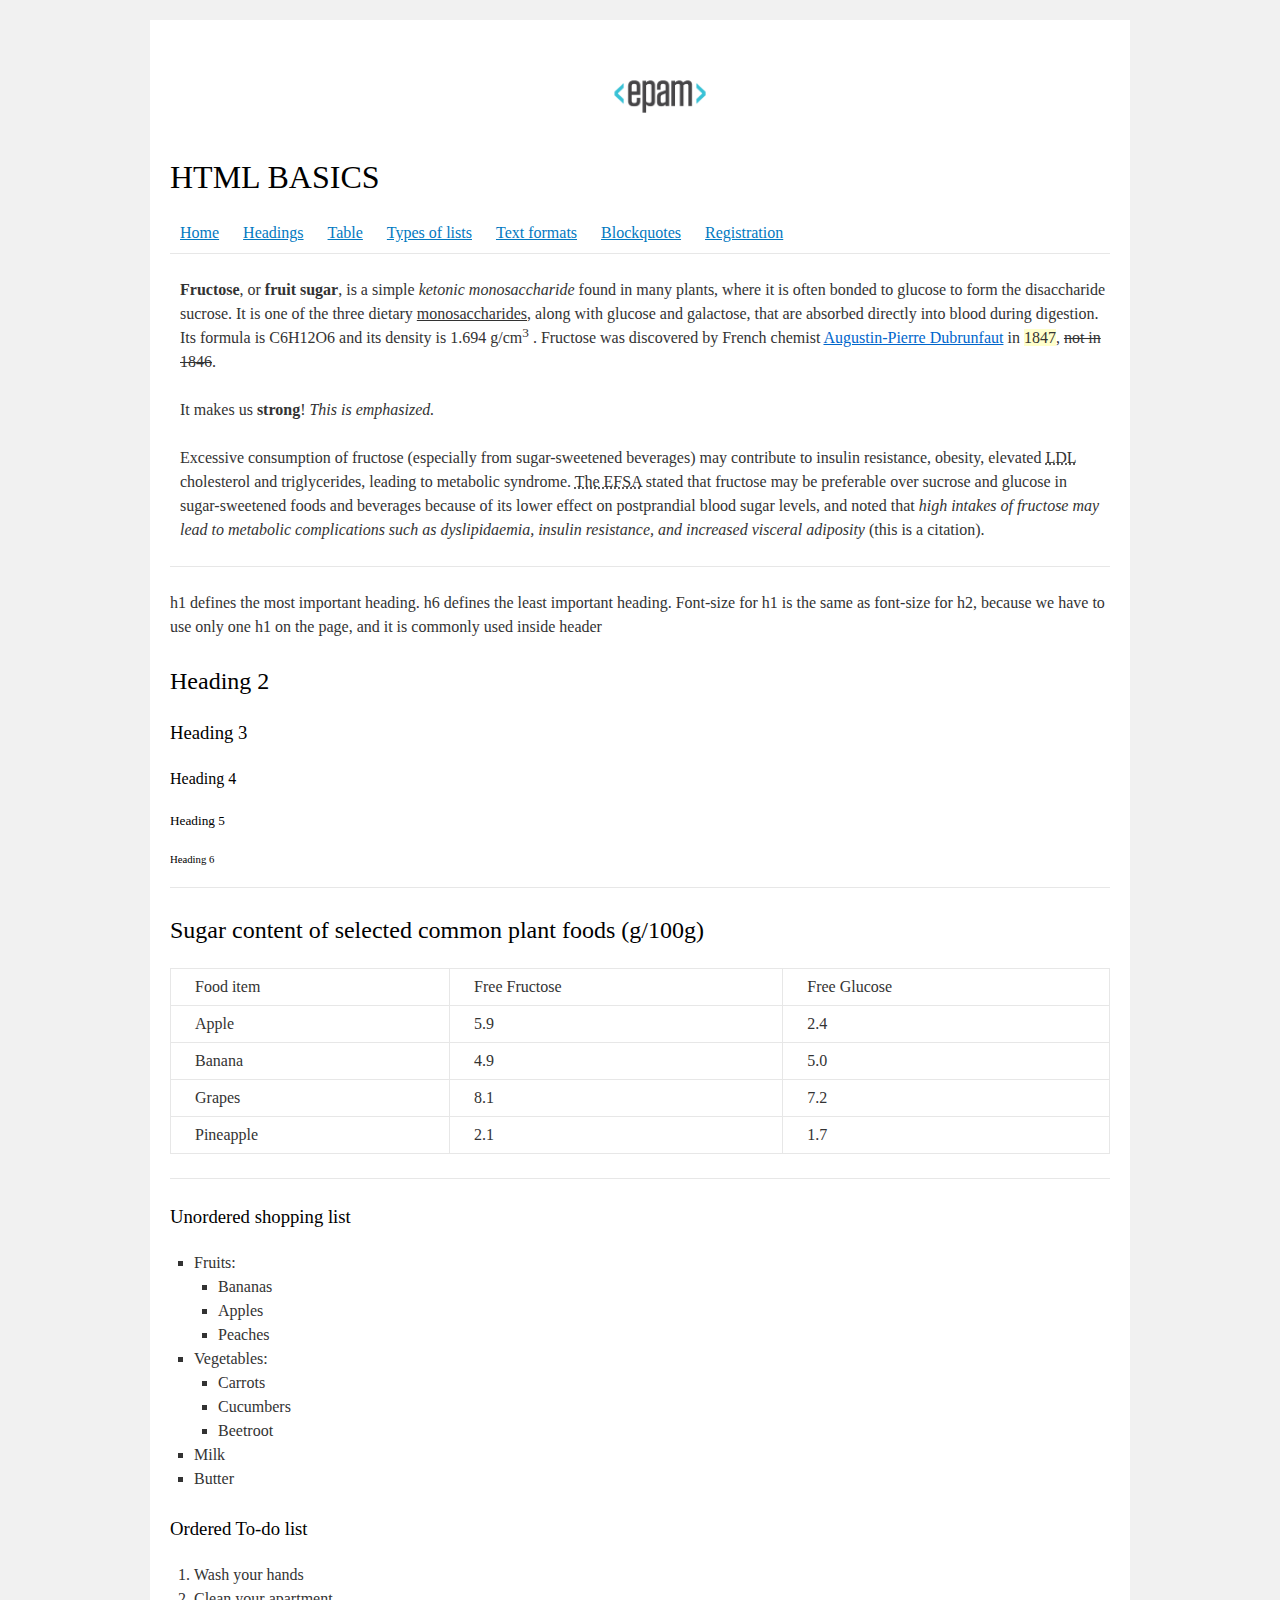
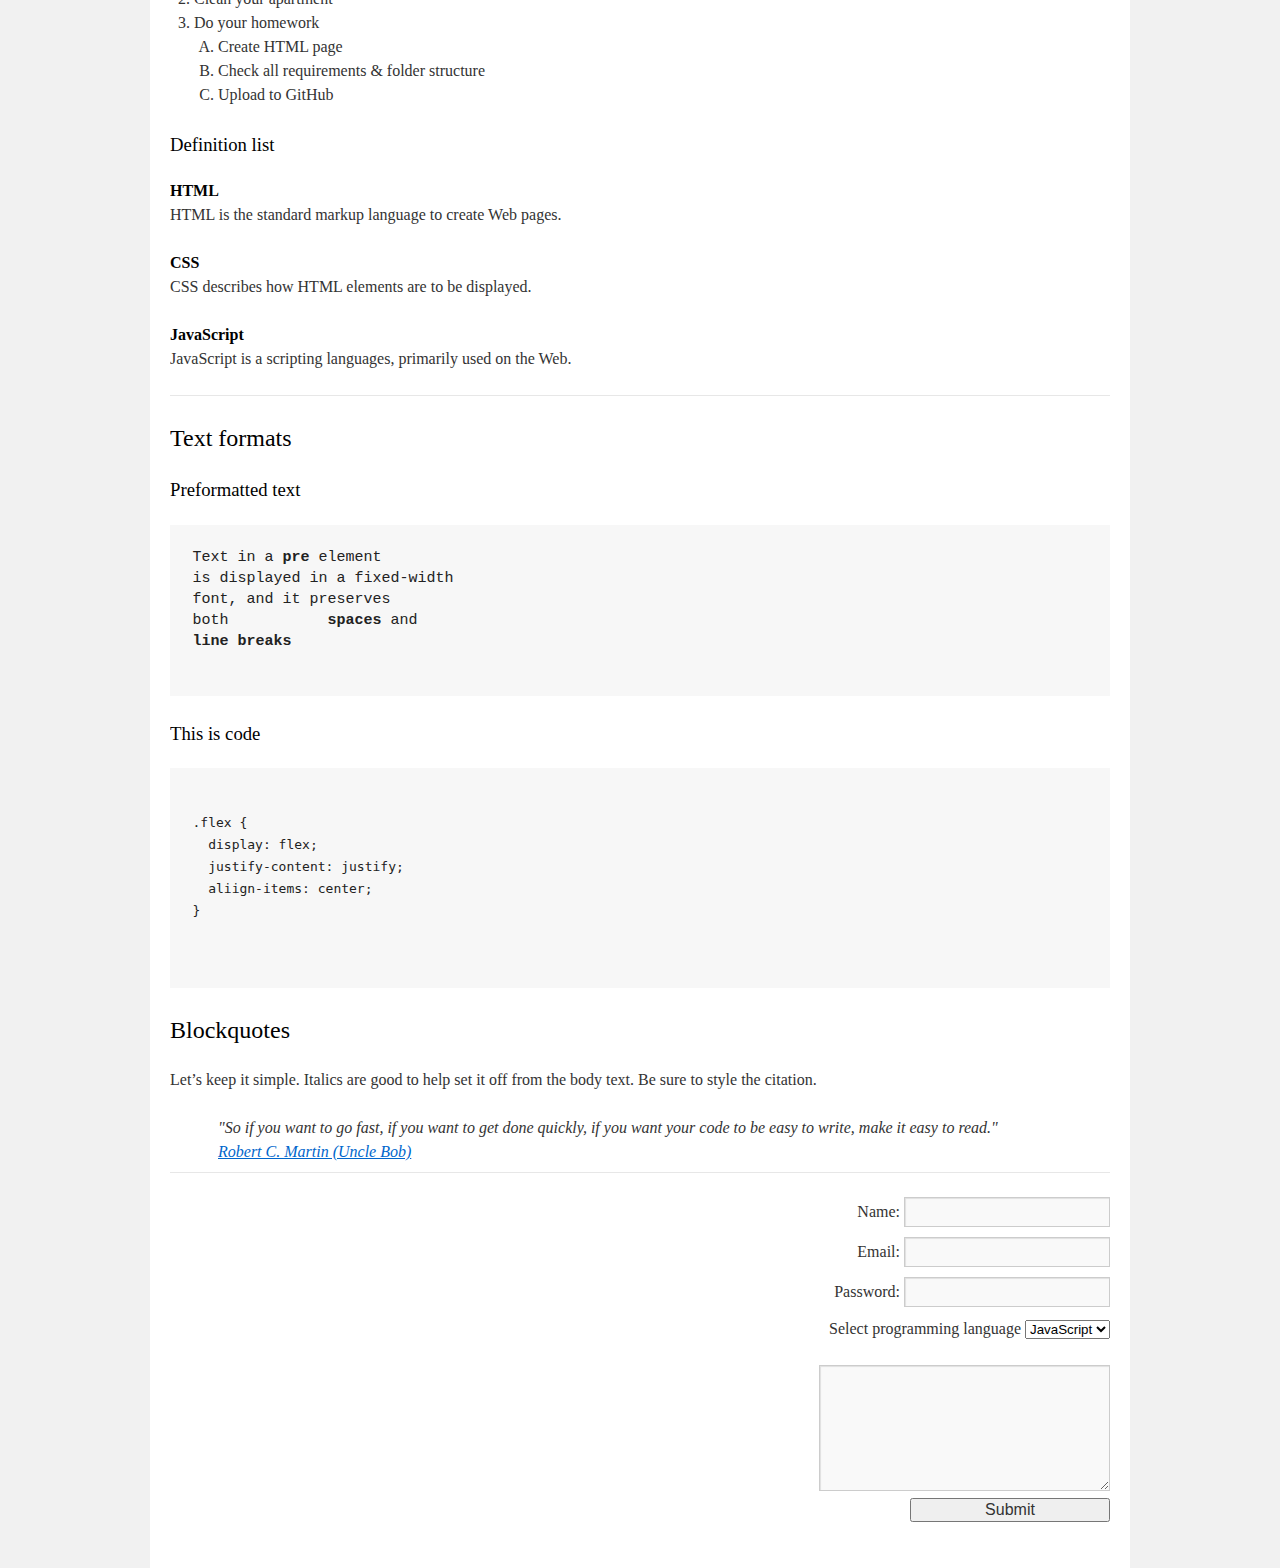
<file: FL13_HW1/homework/index.html>
<!DOCTYPE html>
<html lang="en">

<head>
  <meta charset="utf-8">
  <title>HTML Basics</title>
  <link rel="stylesheet" href="style.css">
</head>

<body>
  <div id="wrapper">
    <div id="main">
      <div id="container">
        <div id="content" role="main">
          <img src="logo.png" alt="">
          <h1>HTML BASICS</h1>
          <nav>
            <a href="">Home</a>
            <a href="">Headings</a>
            <a href="">Table</a>
            <a href="">Types of lists</a>
            <a href="">Text formats</a>
            <a href="">Blockquotes</a>
            <a href="">Registration</a>
          </nav>
          <hr>
          <article>
            <h2 hidden>Fructose</h2>
            <p><b>Fructose</b>, or
              <b>fruit sugar</b>, is a simple
              <i>ketonic monosaccharide</i> found in many plants, where it is often bonded to glucose to form the
              disaccharide
              sucrose.
              It is one of the three dietary
              <u>monosaccharides</u>, along with glucose and galactose, that are absorbed directly into blood during
              digestion.
              Its formula is C6H12O6 and its density is 1.694 g/cm<sup>3</sup> .
              Fructose was discovered by French chemist
              <a href="#">Augustin-Pierre Dubrunfaut</a> in
              <ins>1847</ins>, <s>not in 1846</s>.</p>
            <p>It makes us <strong>strong</strong>! <em>This is emphasized.</em></p>
            <p>Excessive consumption of fructose (especially from sugar-sweetened beverages) may contribute to insulin
              resistance, obesity, elevated
              <abbr title="Low-density lipoprotein">LDL</abbr> cholesterol and triglycerides, leading to metabolic
              syndrome.
              <abbr title="European Food Safety Authority">The EFSA</abbr> stated that fructose may be preferable over
              sucrose and glucose in
              sugar-sweetened foods and beverages because of its lower effect on postprandial blood sugar levels, and
              noted that
              <em>
                high intakes of fructose may lead to metabolic complications such as dyslipidaemia, insulin resistance,
                and increased visceral adiposity
              </em> (this is a citation).</p>
          </article>
          <hr>
          <p>h1 defines the most important heading. h6 defines the least important heading. Font-size for h1 is the same
            as font-size for h2, because we have to use only one h1 on the page, and it is commonly used inside header
          </p>
          <h2>Heading 2</h2>
          <h3>Heading 3</h3>
          <h4>Heading 4</h4>
          <h5>Heading 5</h5>
          <h6>Heading 6</h6>
          <hr>
          <h2>Sugar content of selected common plant foods (g/100g)</h2>



          <table>
            <tr>
              <td>Food item</td>
              <td>Free Fructose</td>
              <td>Free Glucose</td>
            </tr>
            <tr>
              <td>Apple</td>
              <td>5.9</td>
              <td>2.4</td>
            </tr>
            <tr>
              <td>Banana</td>
              <td>4.9</td>
              <td>5.0</td>
            </tr>
            <tr>
              <td>Grapes</td>
              <td>8.1</td>
              <td>7.2</td>
            </tr>
            <tr>
              <td>Pineapple</td>
              <td>2.1</td>
              <td>1.7</td>
            </tr>
          </table>



          <hr>
          <h3>Unordered shopping list</h3>


          <ul>
            <li>Fruits:
              <ul>
                <li>Bananas</li>
                <li>Apples</li>
                <li>Peaches</li>
              </ul>
            </li>
            <li>
              Vegetables:
              <ul>
                <li>Carrots</li>
                <li>Cucumbers</li>
                <li>Beetroot</li>
              </ul>
            </li>
            <li>
              Milk
            </li>
            <li>Butter</li>
          </ul>

          <h3>Ordered To-do list</h3>

          <ol>
            <li>Wash your hands</li>
            <li>Clean your apartment</li>
            <li>Do your homework
              <ol>
                <li>Create HTML page</li>
                <li>Check all requirements & folder structure</li>
                <li>Upload to GitHub</li>
              </ol>
            </li>
          </ol>
          <h3>Definition list</h3>

          <dl>
            <dt>HTML</dt>
            <dd>HTML is the standard markup language to create Web pages.</dd>
            <dt>CSS</dt>
            <dd>CSS describes how HTML elements are to be displayed.</dd>
            <dt>JavaScript</dt>
            <dd>JavaScript is a scripting languages, primarily used on the Web.</dd>
          </dl>
          <hr>

          <h2>Text formats</h2>
          <h3>Preformatted text</h3>
          <pre>
Text in a <strong>pre</strong> element
is displayed in a fixed-width
font, and it preserves
both           <strong>spaces</strong> and
<strong>line breaks</strong>
          </pre>
          <h3>This is code</h3>
          <pre>
            <code>
.flex {
  display: flex;
  justify-content: justify;
  aliign-items: center;
}
            </code>
          </pre>


          <h2>Blockquotes</h2>
          <p>Let’s keep it simple. Italics are good to help set it off from the body text. Be sure to style the
            citation.</p>
          <blockquote>"So if you want to go fast, if you want to get done quickly, if you want your code to be easy to
            write, make it easy to read."<br>
            <a href="#">Robert C. Martin (Uncle Bob)</a>
          </blockquote>
          <hr>


          <form>
            <label for="name">Name:</label>
            <input type="text" id="name"><br>
            <label for="email">Email:</label>
            <input type="text" id="email"><br>
            <label for="password">Password:</label>
            <input type="text" id="password"><br>
            <label for="language">Select programming language</label>
            <select name="language" id="language">
              <option value="javascript">JavaScript</option>
              <option value="dotnet">.Net</option>
              <option value="java">Java</option>
            </select><br><br>
            <textarea name="textarea" cols="30" rows="5"></textarea><br>
            <input type="submit" value="Submit">
          </form>
        </div>
      </div>
    </div>
  </div>
</body>

</html>
</file>
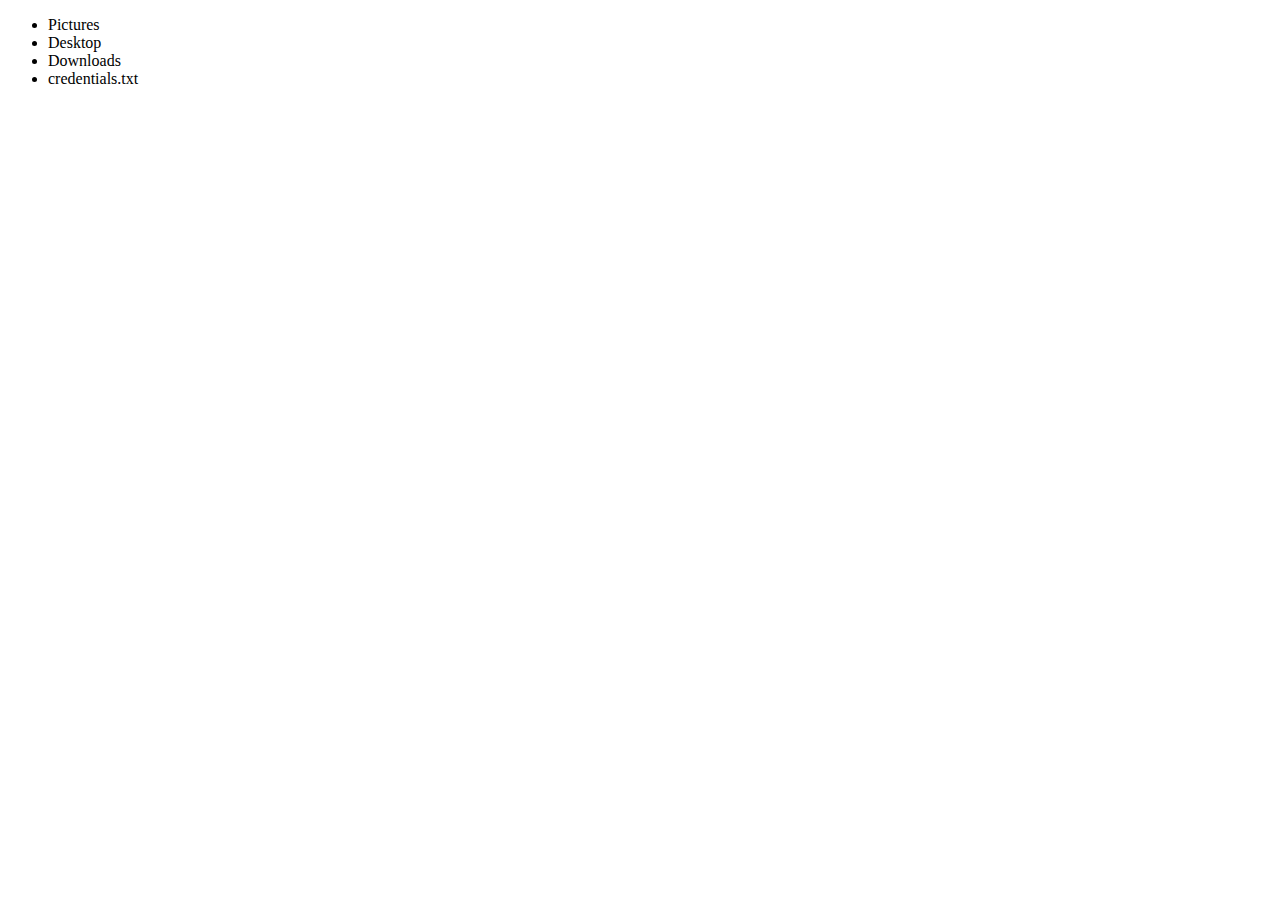
<file: FL13_HW11/homework/index.html>
<!-- DO NOT MODIFY THIS FILE -->
<!DOCTYPE html>
<html lang="en">
<head>
  <meta charset="UTF-8">
  <title>Homework 11 - DOM</title>
  <link rel="stylesheet" href="material-icons/material-icons.css">
  <link rel="stylesheet" href="styles.css">
</head>
<body>
  <div id="root"></div>

  <script src="./app.js"></script>
</body>
</html>
</file>
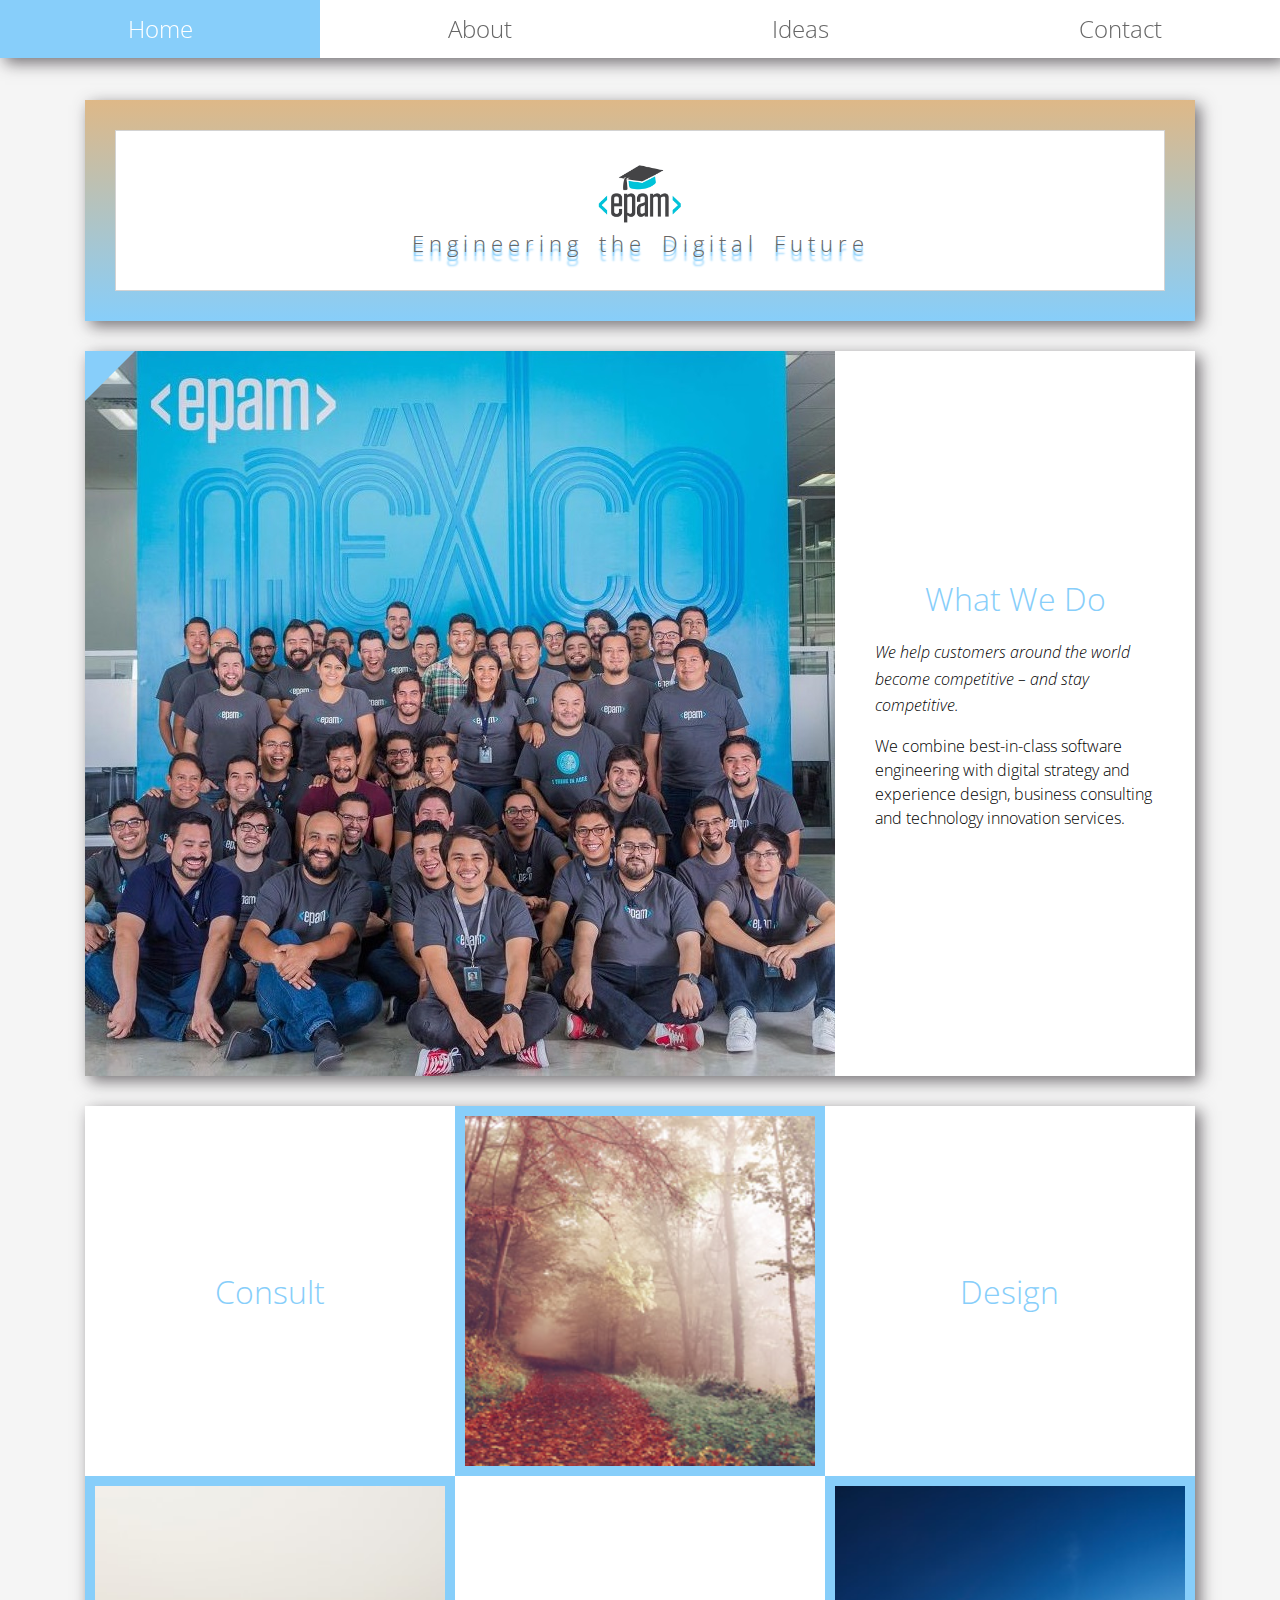
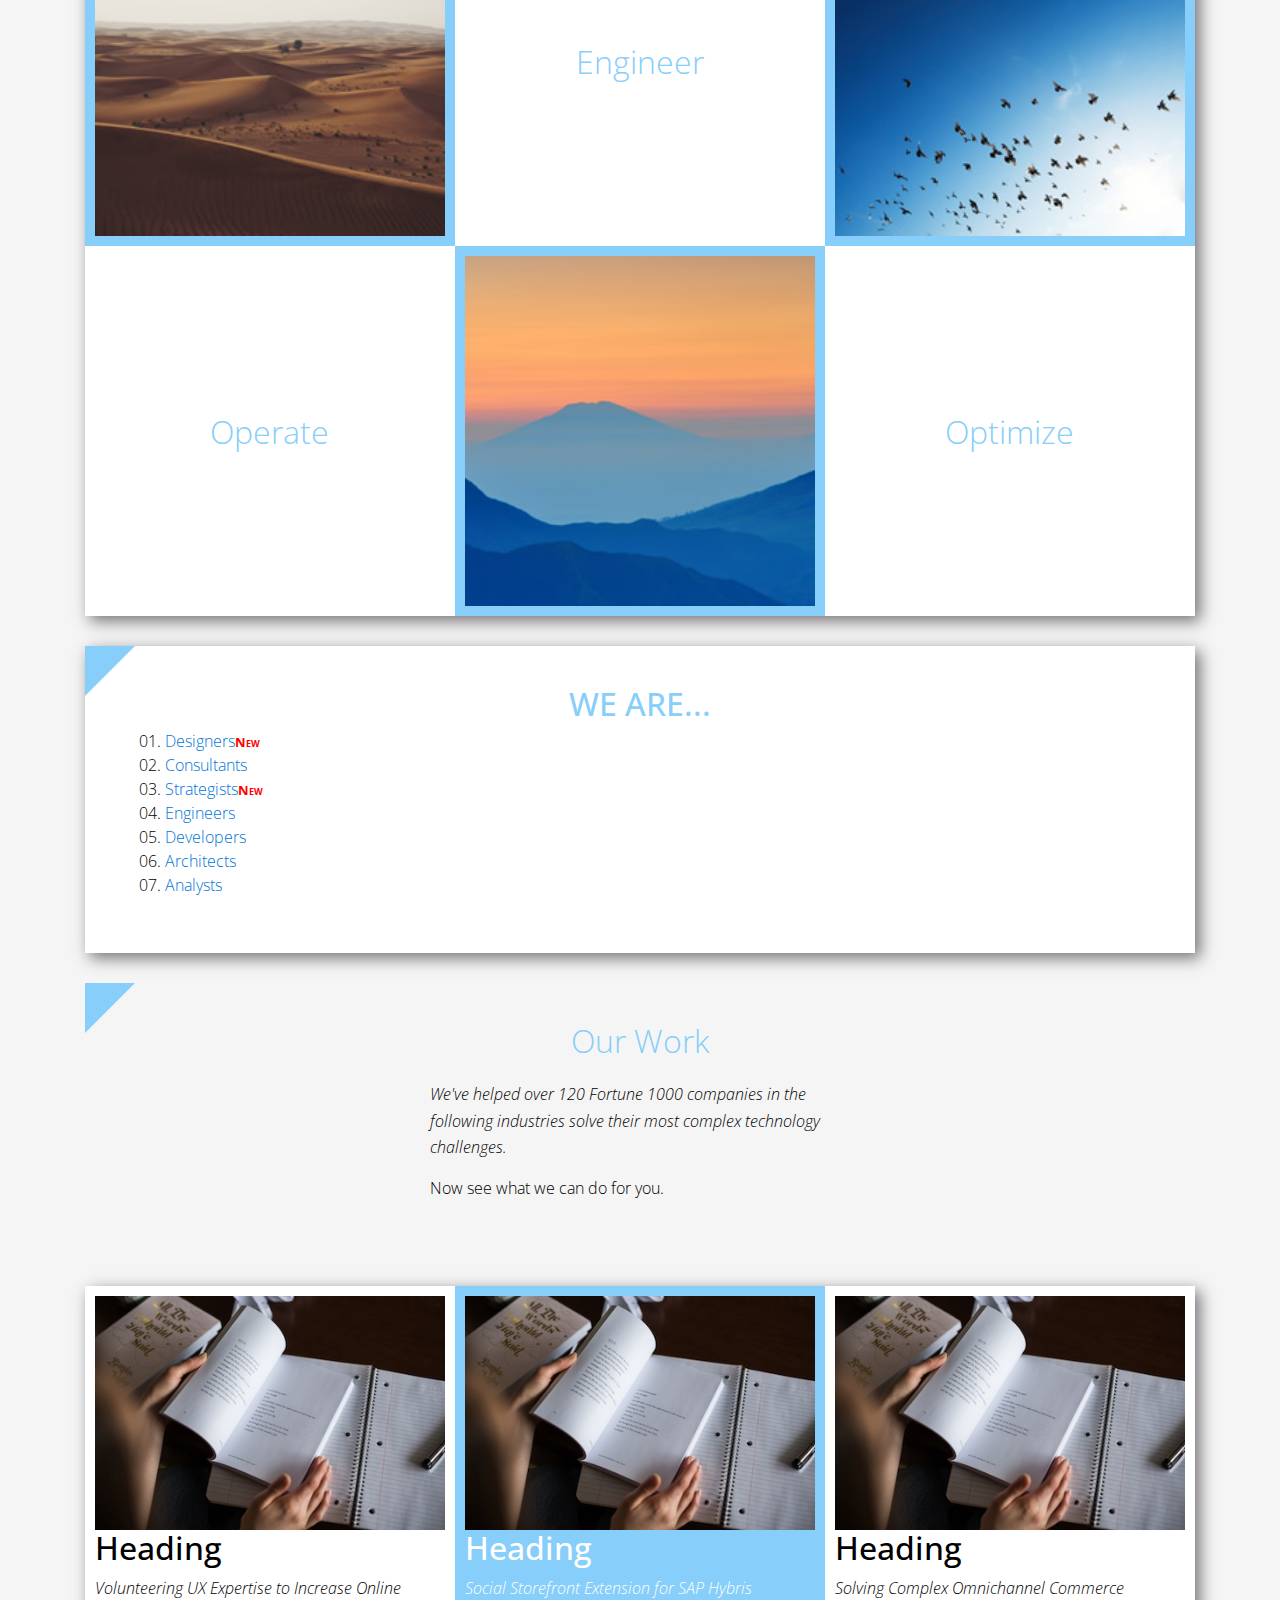
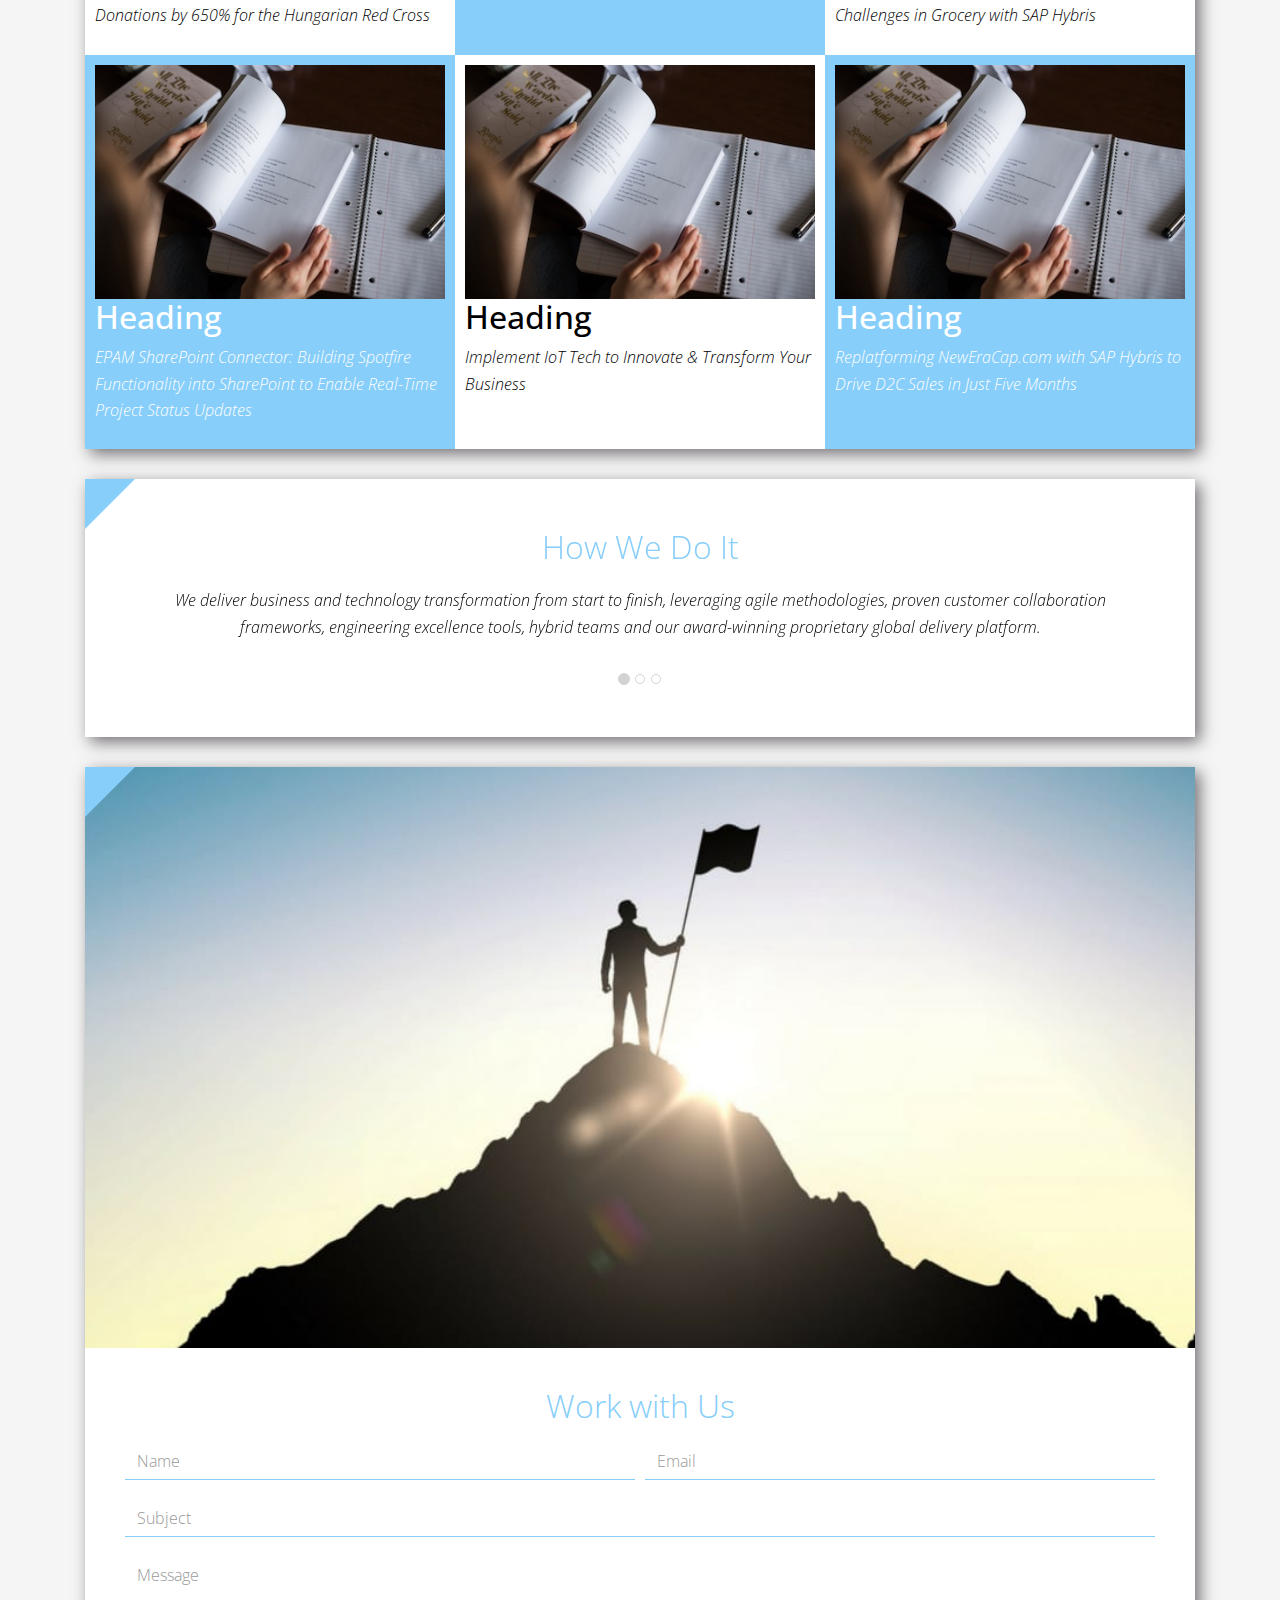
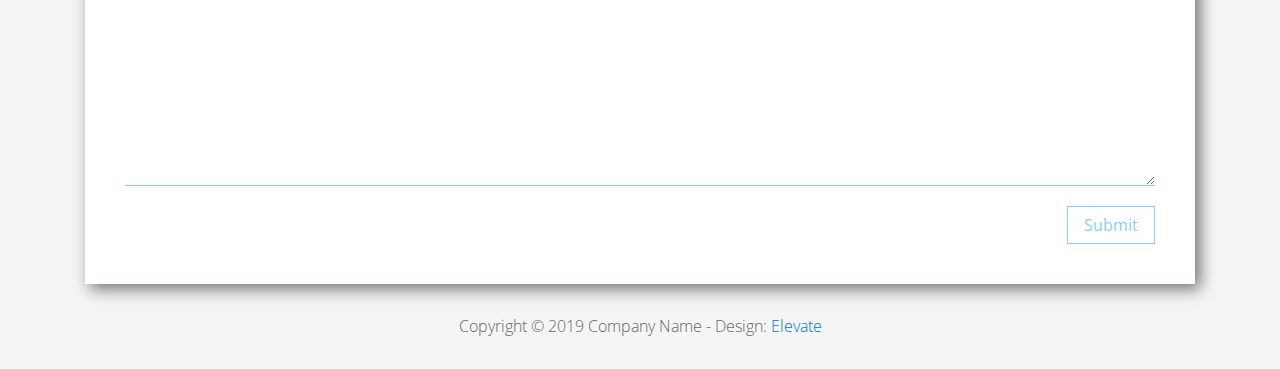
<file: FL13_HW2/homework/index.html>
<!DOCTYPE html>
<html lang="en">
<head>
  <meta charset="utf-8">
  <meta http-equiv="X-UA-Compatible" content="IE=edge">
  <meta name="viewport" content="width=device-width, initial-scale=1">

  <title>CSS Basics HW</title>



  <!-- load stylesheets -->
  <link rel="stylesheet" href="http://fonts.googleapis.com/css?family=Open+Sans:300,400">
  <!-- Google web font "Open Sans" -->
  <link rel="stylesheet" href="css/bootstrap.min.css">
  <!-- Bootstrap style -->
  <link rel="stylesheet" href="css/general.css">
  <link rel="stylesheet" href="css/style.css">
  <!-- Templatemo style -->
</head>

<body>
<div class="container">

  <div class="tm-sidebar">
    <nav class="tm-main-nav">
      <ul>
        <li class="tm-nav-item"><a href="#home" class="tm-nav-item-link">Home</a></li>
        <li class="tm-nav-item"><a href="#about" class="tm-nav-item-link">About</a></li>
        <li class="tm-nav-item"><a href="#ideas" class="tm-nav-item-link">Ideas</a></li>
        <li class="tm-nav-item"><a href="#contact" class="tm-nav-item-link">Contact</a></li>
      </ul>
    </nav>
  </div>

  <div class="tm-main-content">

    <div id="home" class="tm-content-box tm-content-header margin-b-10">
      <div class="tm-banner">
        <div class="tm-banner-inner">
          <img src="img/epam_logo.png" width="100" alt="">
          <p class="tm-banner-text">Engineering the Digital Future</p>
        </div>
      </div>
    </div>

    <section>
      <div class="tm-content-box flex-2-col">

        <div class="padding-medium flex-item tm-team-description-container flex-item">
          <h2 class="tm-section-title">What We Do</h2>
          <p class="tm-section-description">We help customers around the world become competitive – and stay competitive.</p>
          <p class="tm-section-description"> We combine best-in-class software engineering with digital strategy and experience design, business consulting and technology innovation services.</p>
        </div>
        <div class="flex-item tm-team-img">
          <img src="img/epam-mexico.jpg" alt="epam-mexico">
        </div>

      </div>

      <div id="about" class="tm-content-box">

        <ul class="boxes gallery-container">
          <li class="box box-bg">
            <h2 class="tm-section-title tm-section-title-box tm-box-bg-title">Consult</h2>
          </li>
          <li class="box">
            <a href="img/idea-large-01.jpg">
              <img src="img/idea-01.jpg" alt="Image" class="img-fluid thumbnail box-img">
            </a>
          </li>
          <li class="box box-bg">
            <h2 class="tm-section-title tm-section-title-box tm-box-bg-title">Design</h2>
          </li>
          <li class="box">
            <a href="img/idea-large-02.jpg">
              <img src="img/idea-02.jpg" alt="Image" class="img-fluid thumbnail box-img">
            </a>
          </li>
          <li class="box box-bg">
            <h2 class="tm-section-title tm-section-title-box tm-box-bg-title">Engineer</h2>
          </li>
          <li class="box">
            <a href="img/idea-large-03.jpg">
              <img src="img/idea-03.jpg" alt="Image" class="img-fluid thumbnail box-img">
            </a>
          </li>
          <li class="box box-bg">
            <h2 class="tm-section-title tm-section-title-box tm-box-bg-title">Operate</h2>
          </li>
          <li class="box">
            <a href="img/idea-large-04.jpg">
              <img src="img/idea-04.jpg" alt="Image" class="img-fluid thumbnail box-img">
            </a>
          </li>
          <li class="box box-bg">
            <h2 class="tm-section-title tm-section-title-box tm-box-bg-title">Optimize</h2>
          </li>
        </ul>

      </div>

    </section>

    <!-- slider -->
    <section class="heading tm-content-box">
      <div class="padding-medium">
        <h2> WE ARE...</h2>
        <ol>
          <li><a href="index.html" class="text">Designers</a></li>
          <li><a href="index.html">Consultants</a></li>
          <li><a href="#" class="text">Strategists</a></li>
          <li><a href="#">Engineers</a></li>
          <li><a href="#">Developers</a></li>
          <li><a href="#">Architects</a></li>
          <li><a href="#">Analysts</a></li>
        </ol>
      </div>
    </section>

    <section class="blocks">
      <div class="padding-medium flex-item tm-team-description-container">
        <h2 class="tm-section-title">Our Work</h2>
        <p class="tm-section-description">We've helped over 120 Fortune 1000 companies in the following industries solve their most complex technology challenges. </p>
        <p class="tm-section-description"> Now see what we can do for you.</p>
      </div>
      <div class="tm-content-box flex-2-col">
      </div>
      <div  class="tm-content-box">
        <ul class="boxes gallery-container">
          <li class="box box-work">
            <img src="img/study.jpeg" alt="Image" class="img-fluid">
            <div>
              <h2>Heading</h2>
              <p>Volunteering UX Expertise to Increase Online Donations by 650% for the Hungarian Red Cross</p>
            </div>
          </li>
          <li class="box box-work">
            <img src="img/study.jpeg" alt="Image" class="img-fluid">
            <div>
              <h2>Heading</h2>
              <p>Social Storefront Extension for SAP Hybris</p>
            </div>
          </li>
          <li class="box box-work">
            <img src="img/study.jpeg" alt="Image" class="img-fluid">
            <div>
              <h2>Heading</h2>
              <p>Solving Complex Omnichannel Commerce Challenges in Grocery with SAP Hybris</p>
            </div>
          </li>
          <li class="box box-work">
            <img src="img/study.jpeg" alt="Image" class="img-fluid">
            <div>
              <h2>Heading</h2>
              <p>EPAM SharePoint Connector: Building Spotfire Functionality into SharePoint to Enable Real-Time Project Status Updates</p>
            </div>
          </li>
          <li class="box box-work">
            <img src="img/study.jpeg" alt="Image" class="img-fluid">
            <div>
              <h2>Heading</h2>
              <p>Implement IoT Tech to Innovate &amp; Transform Your Business</p>
            </div>
          </li>
          <li class="box box-work">
            <img src="img/study.jpeg" alt="Image" class="img-fluid">
            <div>
              <h2>Heading</h2>
              <p>Replatforming NewEraCap.com with SAP Hybris to Drive D2C Sales in Just Five Months</p>
            </div>
          </li>
        </ul>

      </div>
    </section>

    <section id="ideas">
      <div id="tmCarousel" class="carousel slide tm-content-box" data-ride="carousel">

        <ol class="carousel-indicators">
          <li data-target="#tmCarousel" data-slide-to="0" class="active"></li>
          <li data-target="#tmCarousel" data-slide-to="1" class=""></li>
          <li data-target="#tmCarousel" data-slide-to="2" class=""></li>
        </ol>

        <div class="carousel-inner" role="listbox">

          <div class="carousel-item active">
            <div class="carousel-content">
              <div class="flex-item">
                <h2 class="tm-section-title">How We Do It</h2>
                <p class="tm-section-description carousel-description">We deliver business and technology transformation from start to finish, leveraging agile methodologies, proven customer collaboration frameworks, engineering excellence tools, hybrid teams and our award-winning proprietary global delivery platform.</p>
              </div>
            </div>
          </div>

          <div class="carousel-item">
            <div class="carousel-content">
              <div class="flex-item">
                <h2 class="tm-section-title">Our Clients</h2>
                <p class="tm-section-description carousel-description">Lorem ipsum dolor sit amet,
                  consectetur adipiscing elit. Quisque vel nisi pharetra nibh varius pharetra ac
                  sagittis nisi. Etiam pharetra vestibulum hendrerit. Pellentesque interdum metus
                  sed massa rutrum.</p>
              </div>
            </div>
          </div>

          <div class="carousel-item">
            <div class="carousel-content">
              <div class="flex-item">
                <h2 class="tm-section-title">Our Projects</h2>
                <p class="tm-section-description carousel-description">Donec ex libero, fringilla
                  vitae purus sit amet, rhoncus pharetra lorem. Pellentesque id sem id lacus
                  ultricies vehicula. Aliquam rutrum mi non. Pellentesque interdum metus sed massa
                  rutrum.</p>
              </div>
            </div>
          </div>

        </div>

      </div>
    </section>

    <section class="tm-content-box">
      <img src="img/contact-us.jpg" alt="Contact image" class="img-fluid img-contact-us">

      <div id="contact" class="padding-medium">
        <h2 class="tm-section-title">Work with Us</h2>
        <form action="#contact" method="get" class="contact-form">

          <div class="form-group col-xs-12 col-sm-12 col-md-6 col-lg-6 form-group-2-col-left">
            <input type="text" id="contact_name" name="contact_name" class="form-control"
                   placeholder="Name" required/>
          </div>
          <div class="form-group col-xs-12 col-sm-12 col-md-6 col-lg-6 form-group-2-col-right mandatory-field">
            <input type="email" id="contact_email" name="contact_email" class="form-control"
                   placeholder="Email" required/>
          </div>
          <div class="form-group">
            <input type="text" id="contact_subject" name="contact_subject" class="form-control"
                   placeholder="Subject" required/>
          </div>
          <div class="form-group">
            <textarea id="contact_message" name="contact_message" class="form-control" rows="9"
                      placeholder="Message" required></textarea>
          </div>

          <button type="submit" class="btn btn-primary submit-btn">Submit</button>

        </form>
      </div>
    </section>

    <footer class="tm-footer">
      <p class="text-xs-center">Copyright &copy; 2019 Company Name

        - Design: <a rel="nofollow" href="http://www.templatemo.com/tm-481-elevate"
                     target="_parent">Elevate</a></p>
    </footer>

  </div>

</div>

</body>
</html>
</file>
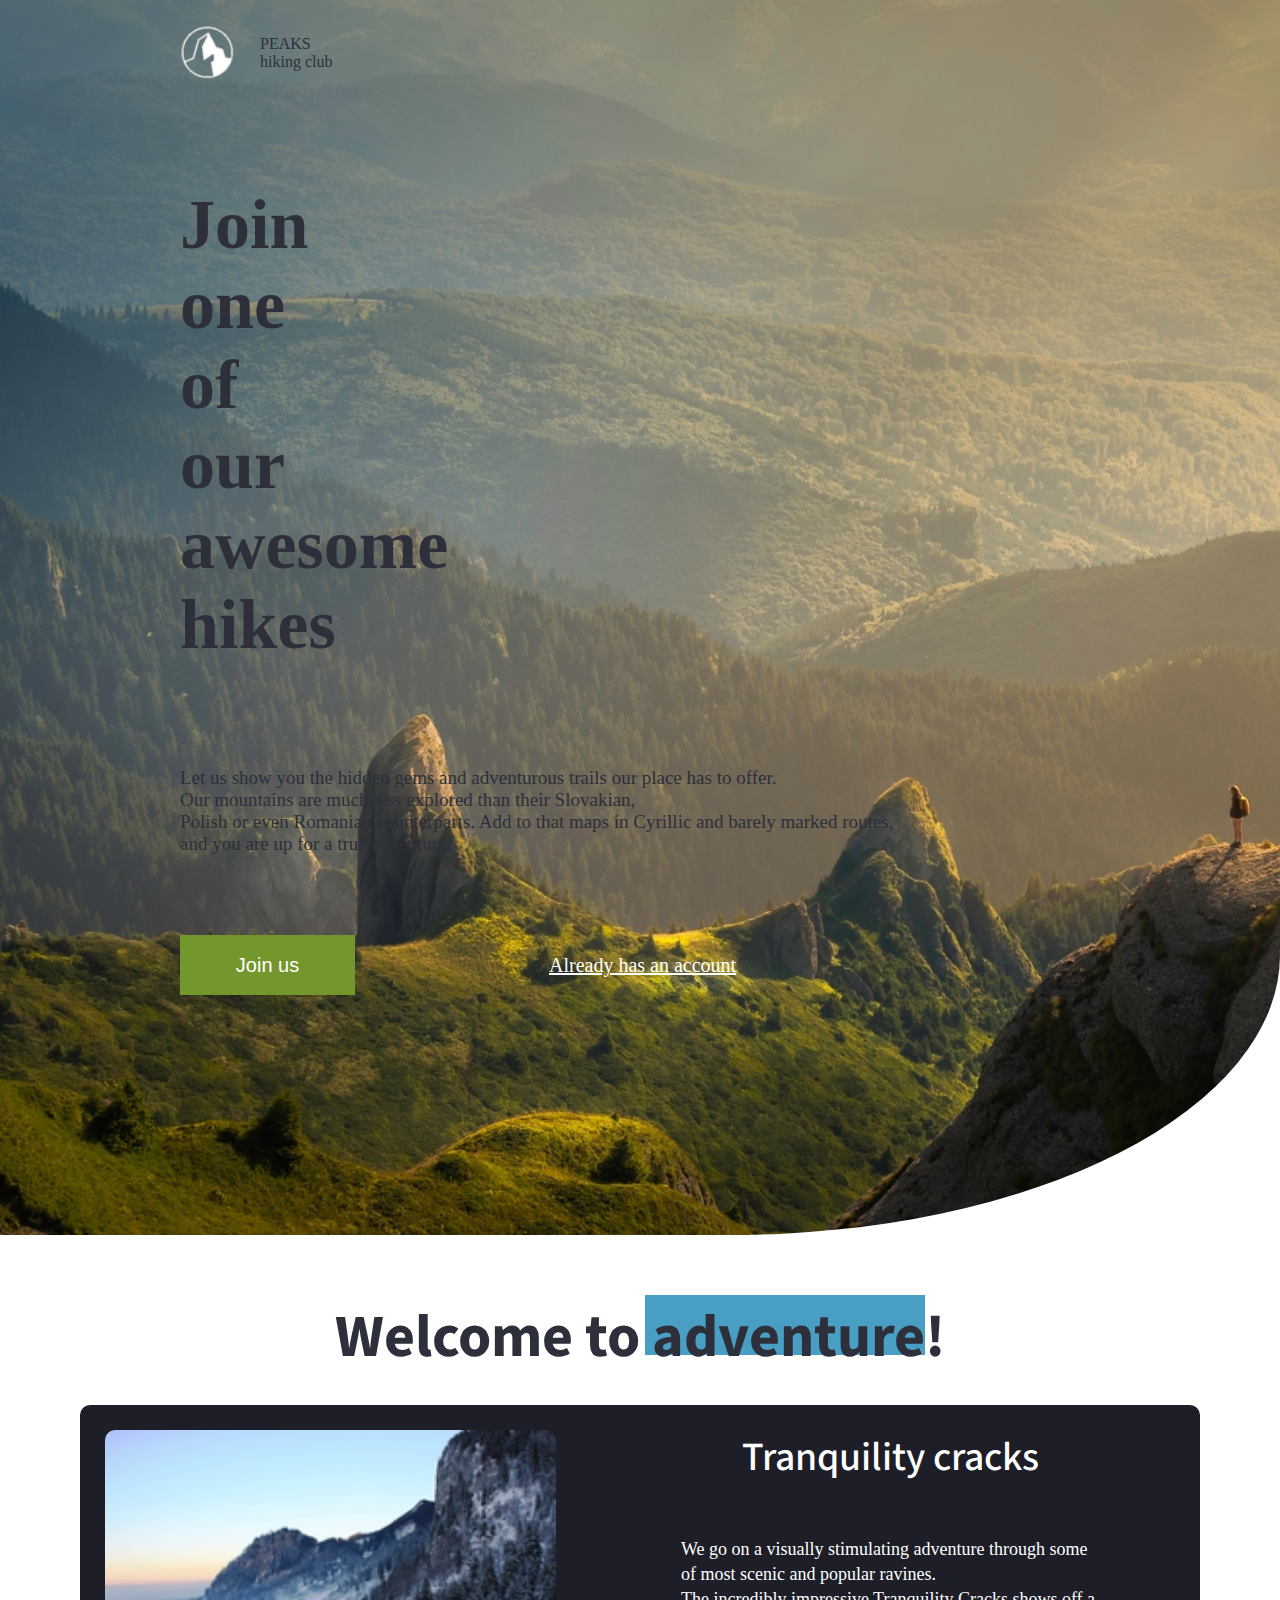
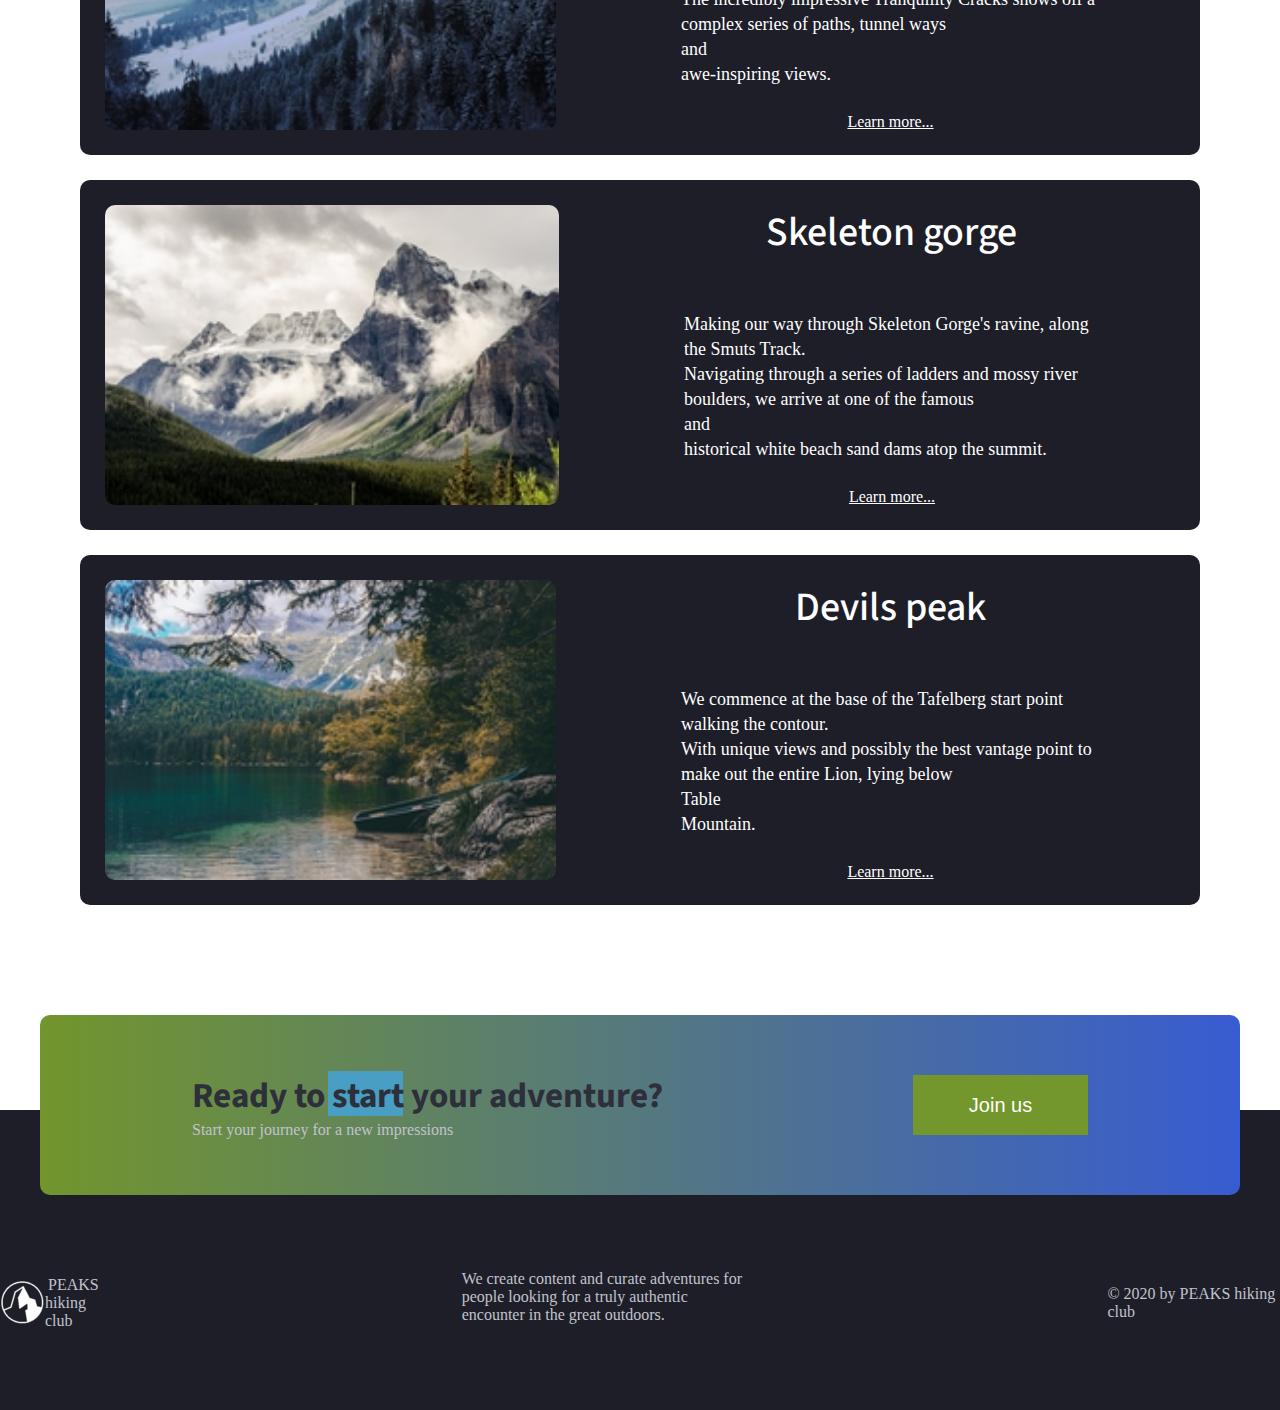
<file: FL13_HW3/homework/index.html>
<!DOCTYPE html>
<html lang="en">

<head>
    <meta charset="UTF-8">
    <meta name="viewport" content="width=device-width, initial-scale=1.0">
    <meta http-equiv="X-UA-Compatible" content="ie=edge">
    <link href="https://fonts.googleapis.com/css?family=Hind:400,600%7CSource+Sans+Pro:400,600,700%7CFresca"
        rel="stylesheet" />

    <!-- Styles should be switched here: -->

    <link rel="stylesheet" type="text/css" href="css/style1.css">
    <!-- <link rel="stylesheet" type="text/css" href="css/style2.css"> -->

    <title>PEAKS hiking club</title>
</head>

<body>
    <header class="header">
        <div class="header-wrap">
            <div class="landing-logo">
                <img src="img/m-logo.png" alt="logo" />
                <p>PEAKS<span>hiking club</span></p>
            </div>
            <p class="header_heading">
                Join one of our awesome hikes
            </p>
            <p class="header_text">
                Let us show you the hidden gems and adventurous trails our place has to offer.
                Our mountains are much less explored than their Slovakian,
                Polish or even Romanian counterparts. Add to that maps in Cyrillic and barely marked routes,
                and you are up for a true adventure!
            </p>
            <div>
                <button class="header_button">Join us</button>
                <a href="#" class="login">Already has an account</a>
            </div>
        </div>
    </header>
    <main class="section">
        <p class="section_text">
            Welcome to adventure!
        </p>
        <div class="section_card_wrap">
            <div class="section_card">
                <img class="section_card_img" src="img/m-1.jpg" alt="experts" />
                <div class="section_card_right_container">
                    <p class="section_card_heading">
                        Tranquility cracks
                    </p>
                    <p class="section_card_text">
                        We go on a visually stimulating adventure through some of most scenic and popular ravines.
                        The incredibly impressive Tranquility Cracks shows off a complex series of paths, tunnel ways
                        and
                        awe-inspiring views.
                    </p>
                    <a href="#" class="section_link">Learn more...</a>
                </div>
            </div>
            <div class="section_card">
                <img class="section_card_img" src="img/m-2.jpg" alt="content formats" />
                <div class="section_card_right_container">
                    <p class="section_card_heading">
                        Skeleton gorge
                    </p>
                    <p class="section_card_text">
                        Making our way through Skeleton Gorge's ravine, along the Smuts Track.
                        Navigating through a series of ladders and mossy river boulders, we arrive at one of the famous
                        and
                        historical white beach sand dams atop the summit.
                    </p>
                    <a href="#" class="section_link">Learn more...</a>
                </div>
            </div>
            <div class="section_card">
                <img class="section_card_img" src="img/m-3.jpg" alt="certificate" />
                <div class="section_card_right_container">
                    <p class="section_card_heading">
                        Devils peak
                    </p>
                    <p class="section_card_text">
                        We commence at the base of the Tafelberg start point walking the contour.
                        With unique views and possibly the best vantage point to make out the entire Lion, lying below
                        Table
                        Mountain.
                    </p>
                    <a href="#" class="section_link">Learn more...</a>
                </div>
            </div>
        </div>
        <div class="section_banner">
            <div class="section_banner_text_wrap">
                <p class="section_banner_heading">
                    Ready to start your adventure?
                </p>
                <p class="section_banner_text">
                    Start your journey for a new impressions
                </p>
            </div>
            <button class="section_banner_button">Join us</button>
        </div>
    </main>
    <footer class="footer">
        <div class="footer-wrap">
            <div class="footer_logo landing-logo">
                <img src="img/m-logo.png" alt="logo" />
                <p>PEAKS<span>hiking club</span></p>
            </div>
            <p class="footer_text">
                We create content and curate adventures for people looking for a truly authentic encounter in the great
                outdoors.
            </p>
            <span class="footer-cr">
                &copy; 2020 by PEAKS hiking club
            </span>
        </div>
    </footer>
</body>

</html>
</file>
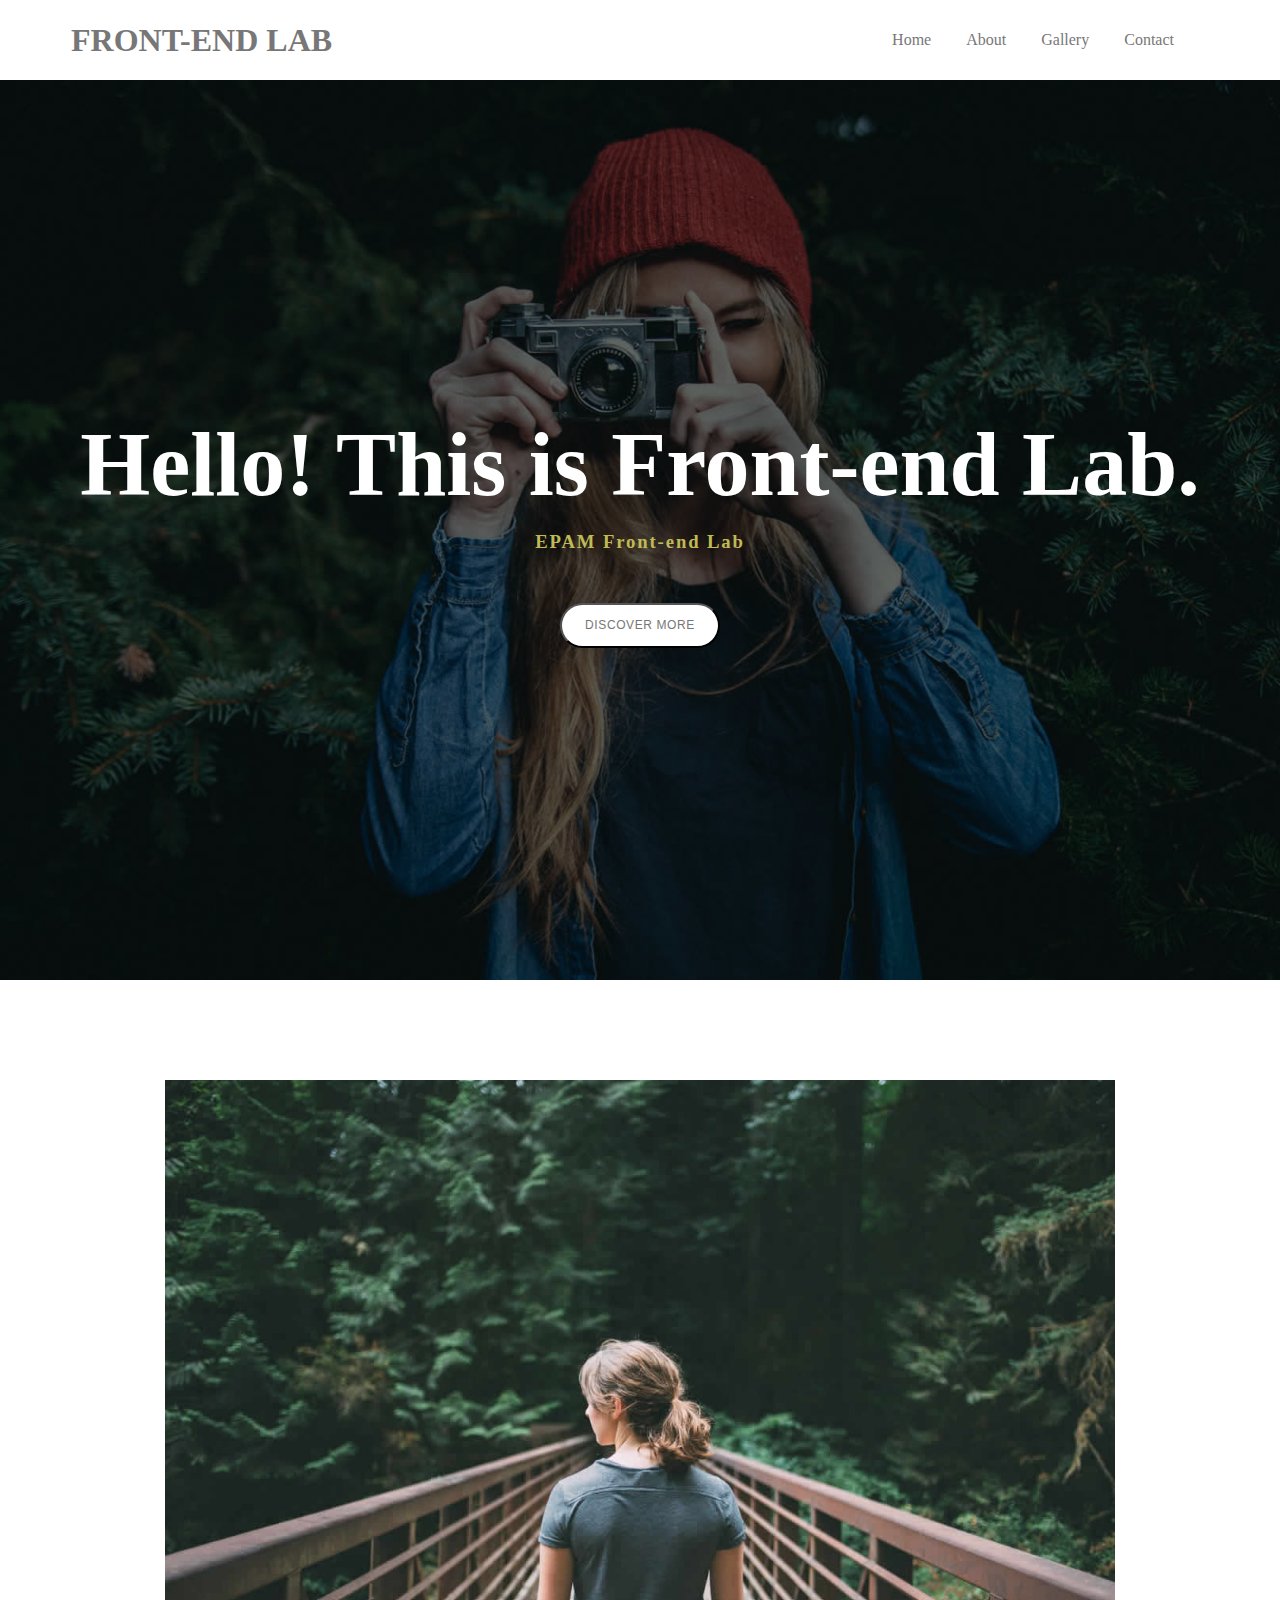
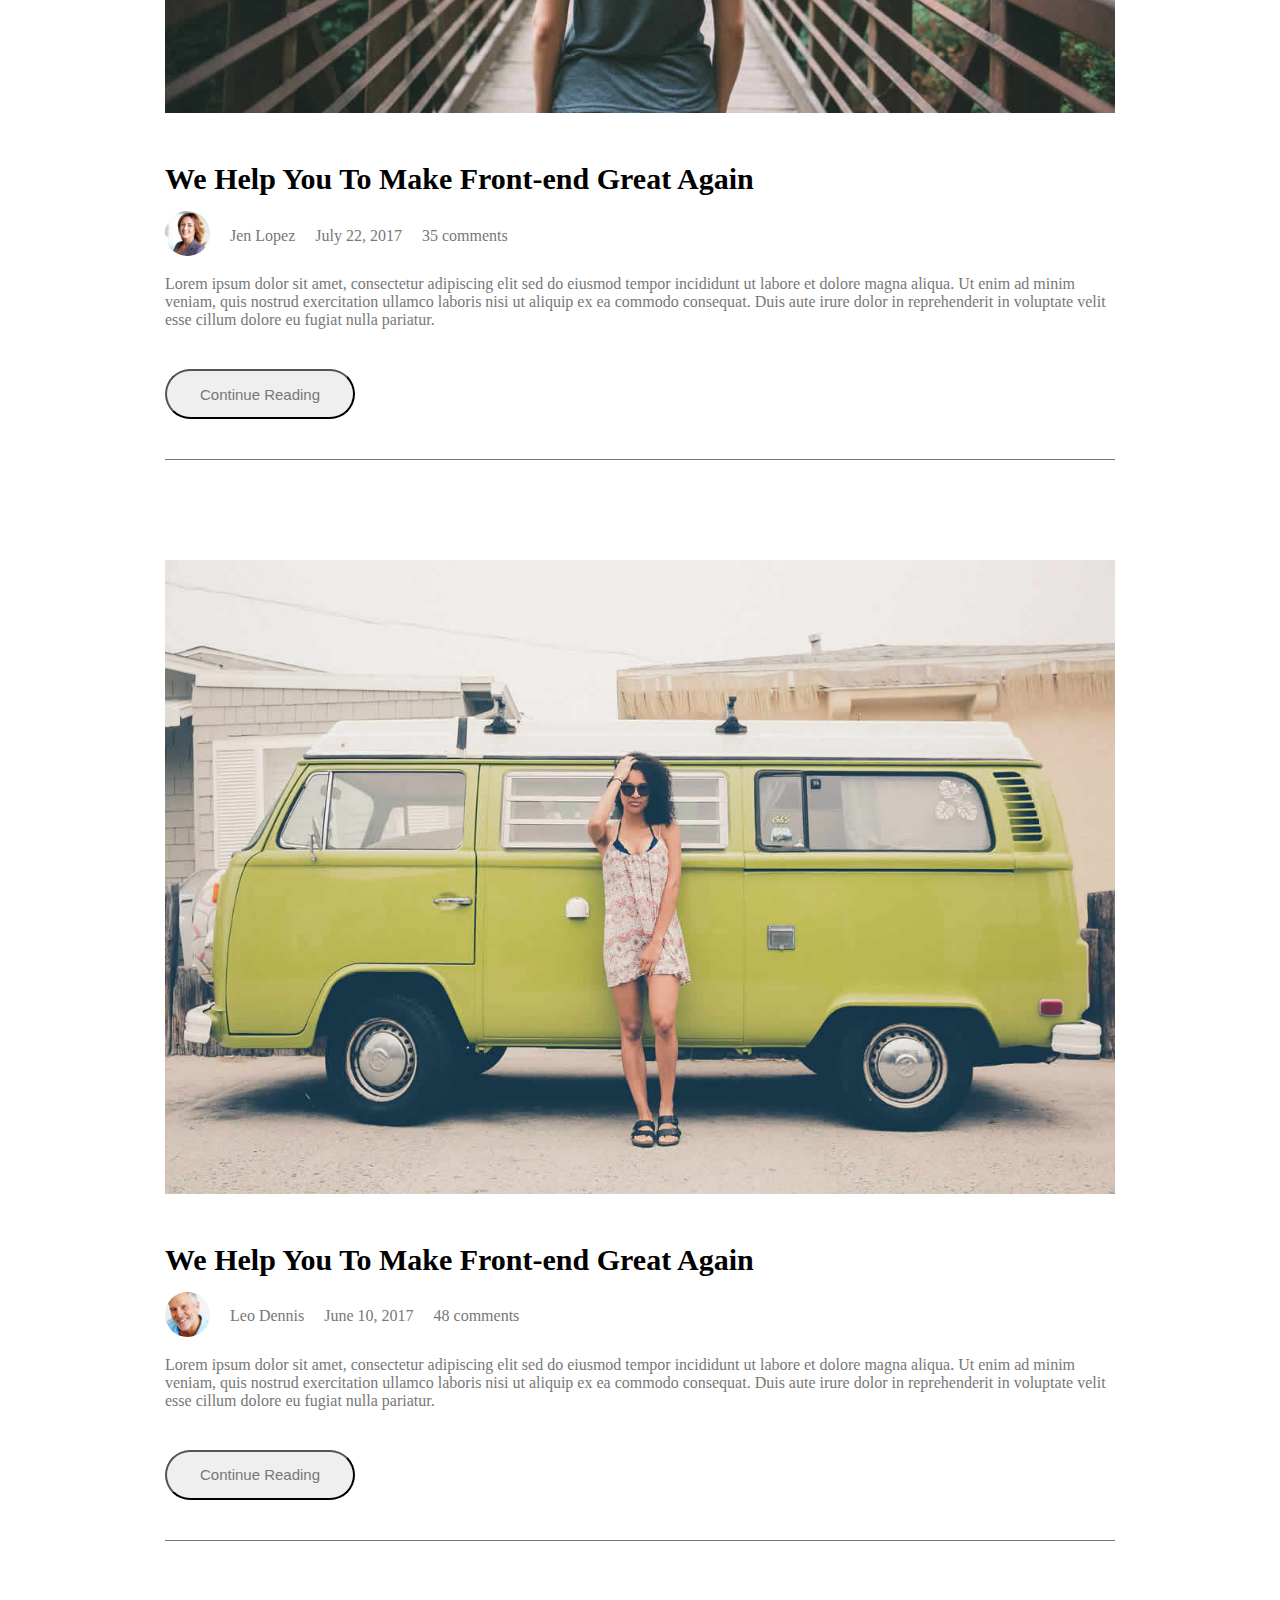
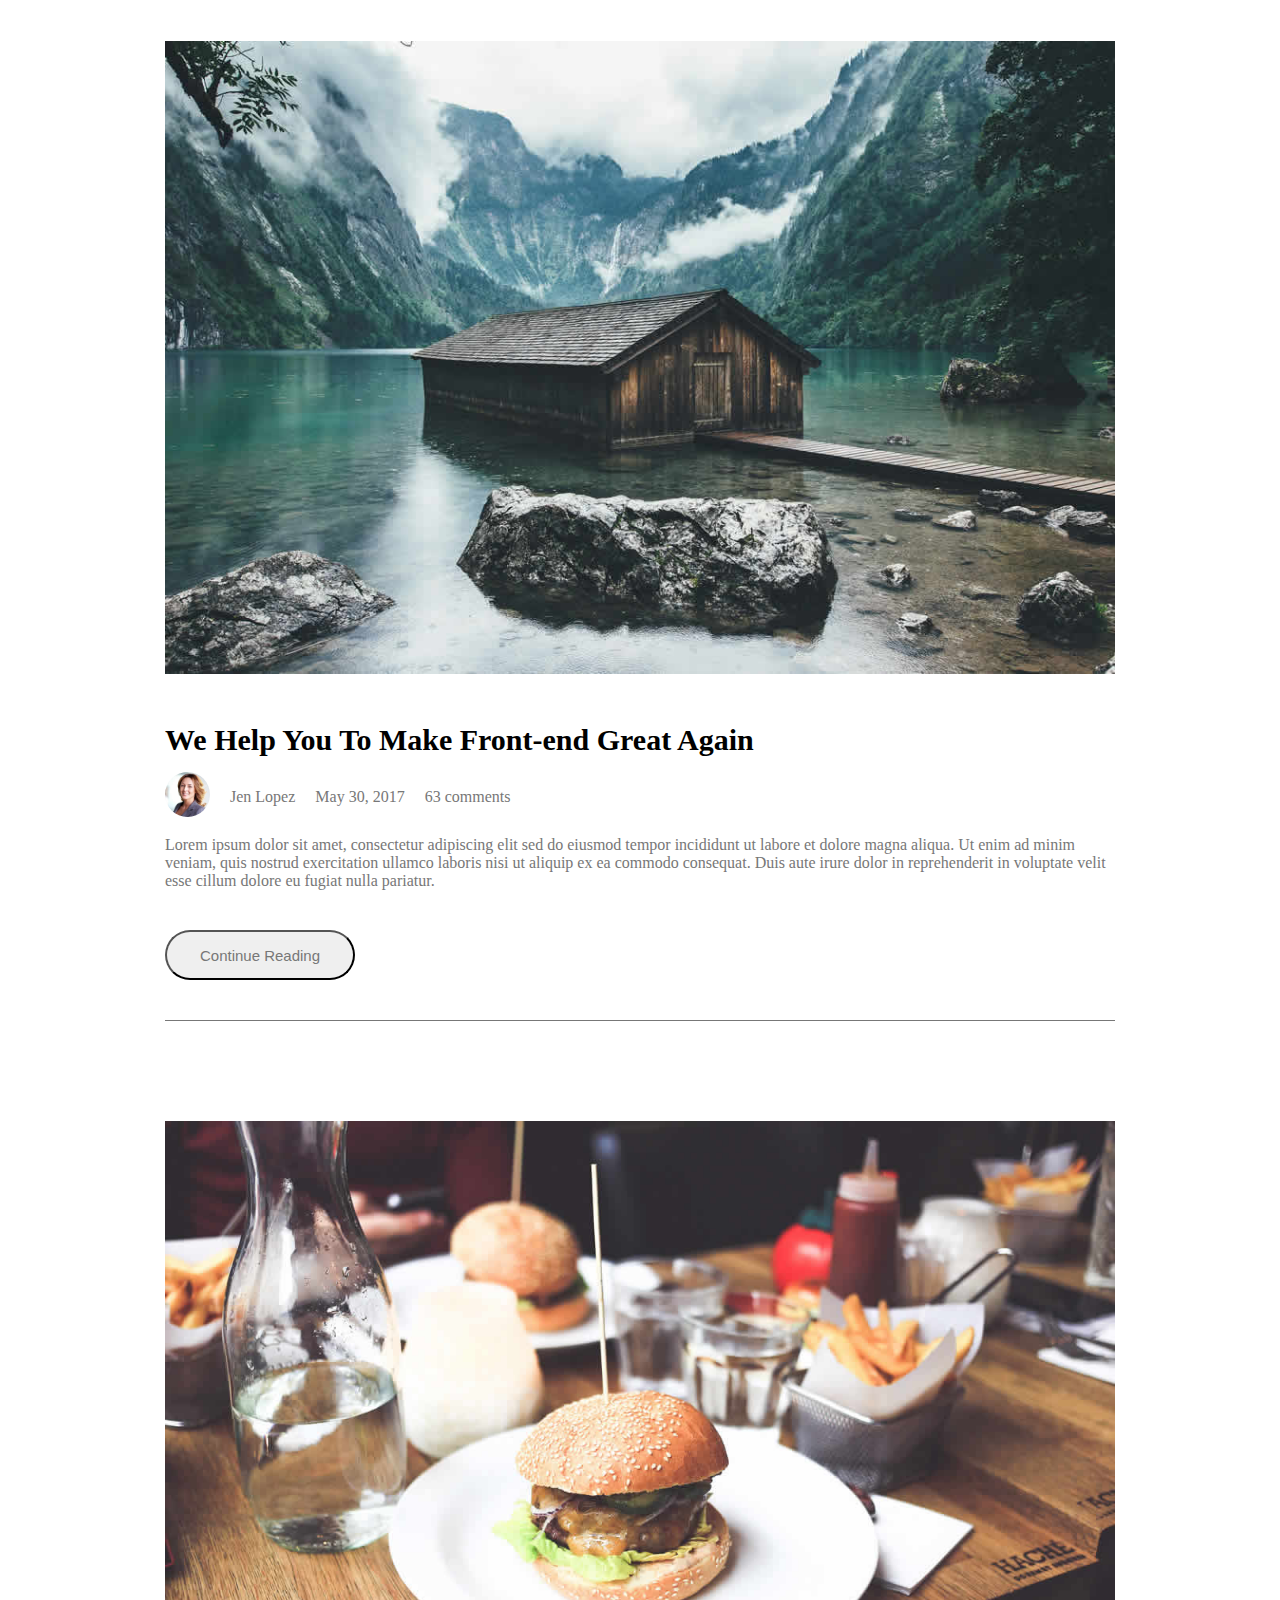
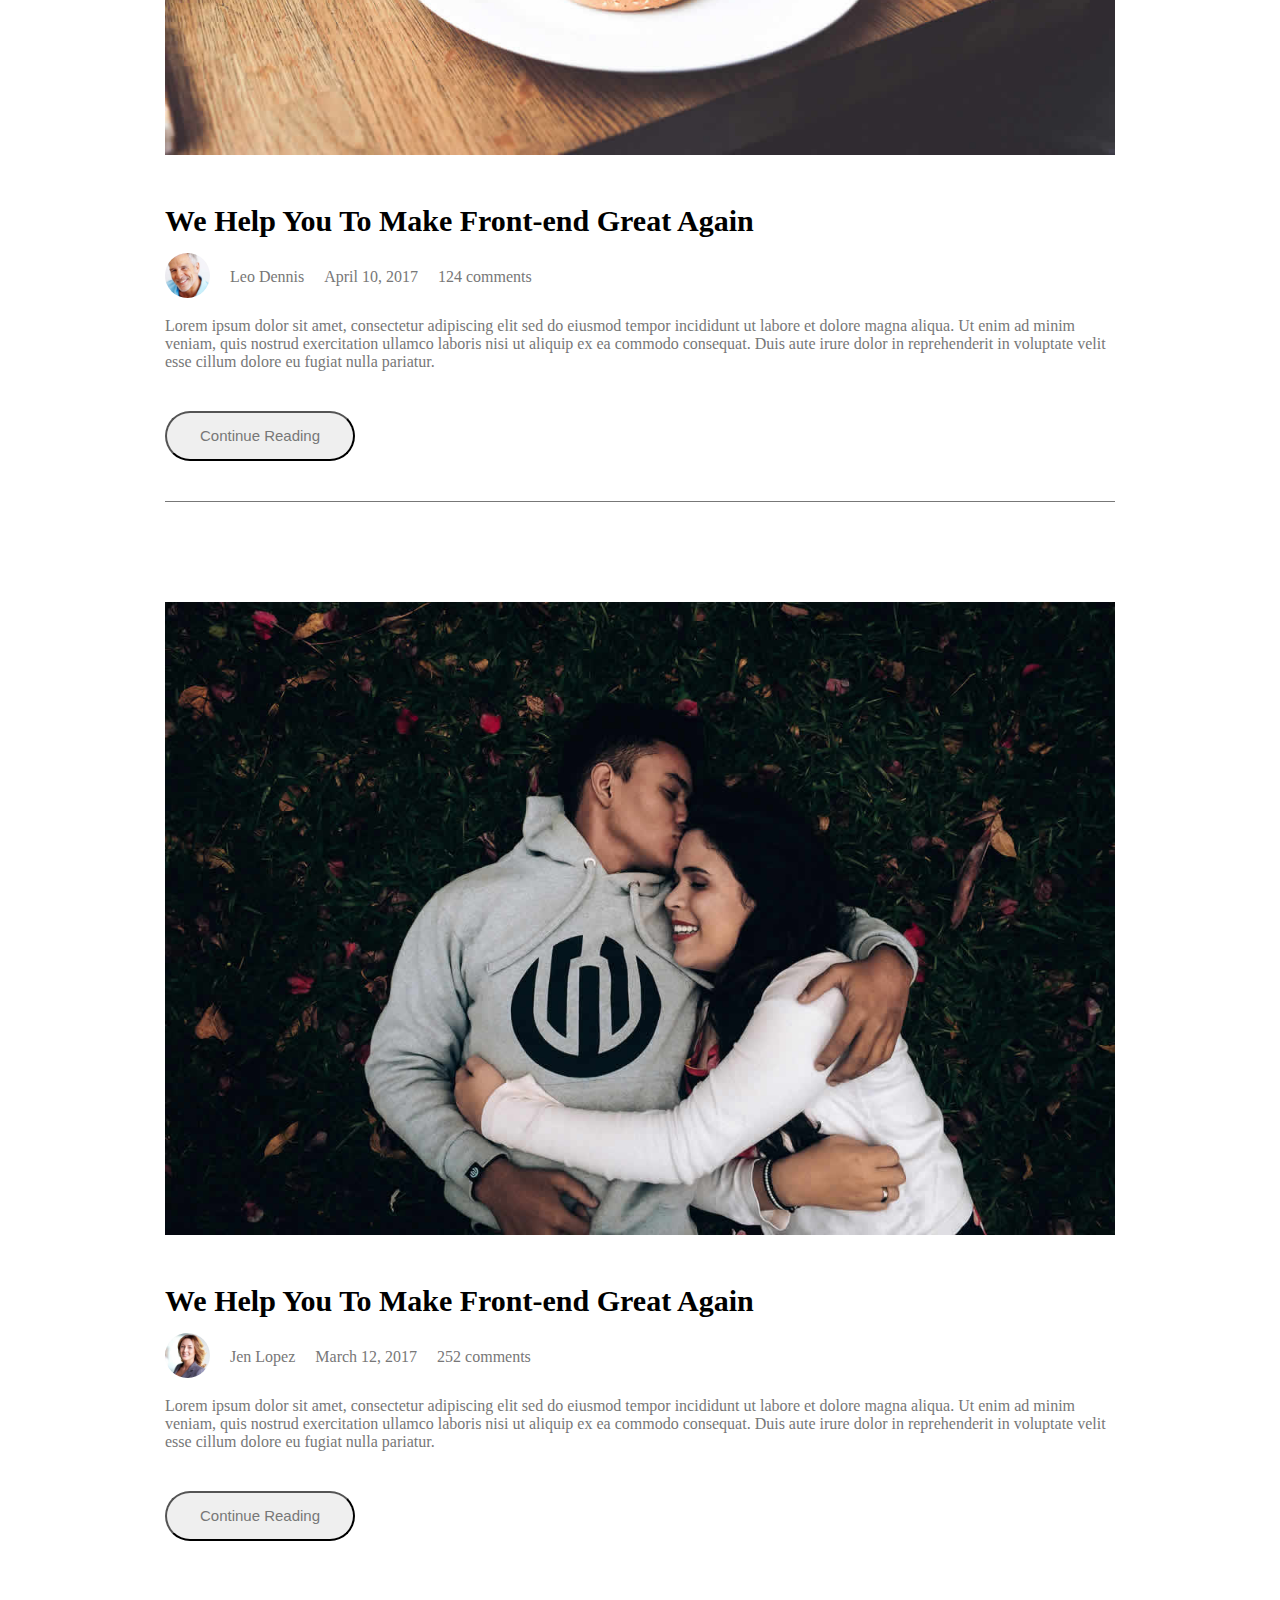
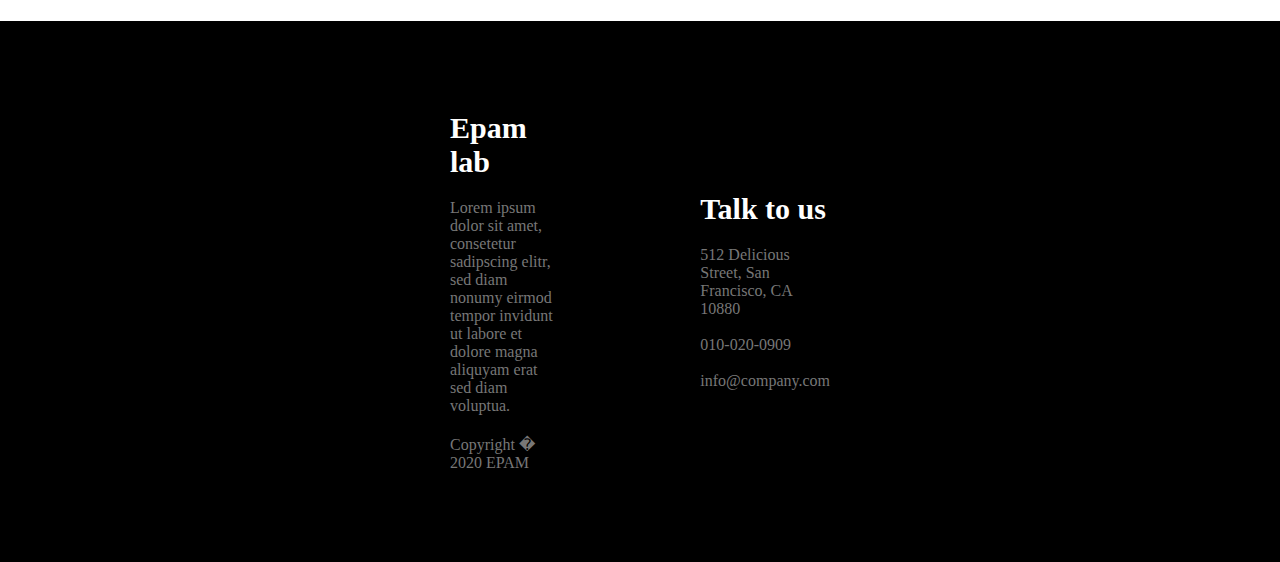
<file: FL13_HW4/homework/index.html>
<!DOCTYPE html>
<html lang="en">

<head>
    <meta charset="UTF-8">
    <meta name="viewport" content="width=device-width, initial-scale=1.0">
    <title>Document</title>
    <link rel="stylesheet" href="./css/style.css">
</head>

<body>
    <nav class="navigation">
        <h1 class="main-header">Front-end lab</h1>
        <div class="navigation-list-container">
            <ul class="navigation-list">
                <li class="navigation-list-item"><a href="#">Home</a></li>
                <li class="navigation-list-item"><a href="#">About</a></li>
                <li class="navigation-list-item"><a href="#">Gallery</a></li>
                <li class="navigation-list-item"><a href="#">Contact</a></li>
            </ul>
        </div>
    </nav>




    <header class="header">
        <div class="header-content-wrap">
            <h2 class="main-header-heading">Hello! This is Front-end Lab.</h2>
            <h3 class="secondary-header-heading">EPAM Front-end Lab</h3>
            <button class="header-button">Discover more</button>
        </div>
    </header>



    <main class="main-wrap">
        <div class="main-post">
            <div class="post-photo-wrap">
                <img src="./img/blog-image1.jpg" alt="" class="post-photo">
            </div>
            <h4 class="post-header">We Help You To Make Front-end Great Again</h4>
            <div class="post-info">
                <div class="avatar-wrap post-info-element">
                    <img src="./img/author-image1.jpg" alt="" class="avatar">
                </div>
                <div class="name post-info-element">Jen Lopez</div>
                <div class="date post-info-element">July 22, 2017</div>
                <div class="comments post-info-element">35 comments</div>
            </div>
            <article class="post-text">
                Lorem ipsum dolor sit amet, consectetur adipiscing elit sed do eiusmod tempor incididunt ut labore et
                dolore magna aliqua. Ut enim ad minim veniam, quis nostrud exercitation ullamco laboris nisi ut aliquip
                ex ea commodo consequat. Duis aute irure dolor in reprehenderit in voluptate velit esse cillum dolore eu
                fugiat nulla pariatur.
            </article>
            <button class="post-button">Continue Reading</button>
        </div>
        <div class="main-post">
            <div class="post-photo-wrap">
                <img src="./img/blog-image2.jpg" alt="" class="post-photo">
            </div>
            <h4 class="post-header">We Help You To Make Front-end Great Again</h4>
            <div class="post-info">
                <div class="avatar-wrap post-info-element">
                    <img src="./img/author-image2.jpg" alt="" class="avatar">
                </div>
                <div class="name post-info-element">Leo Dennis</div>
                <div class="date post-info-element">June 10, 2017</div>
                <div class="comments post-info-element">48 comments</div>
            </div>
            <article class="post-text">
                Lorem ipsum dolor sit amet, consectetur adipiscing elit sed do eiusmod tempor incididunt ut labore et
                dolore magna aliqua. Ut enim ad minim veniam, quis nostrud exercitation ullamco laboris nisi ut aliquip
                ex ea commodo consequat. Duis aute irure dolor in reprehenderit in voluptate velit esse cillum dolore eu
                fugiat nulla pariatur.
            </article>
            <button class="post-button">Continue Reading</button>
        </div>
        <div class="main-post">
            <div class="post-photo-wrap">
                <img src="./img/blog-image3.jpg" alt="" class="post-photo">
            </div>
            <h4 class="post-header">We Help You To Make Front-end Great Again</h4>
            <div class="post-info">
                <div class="avatar-wrap post-info-element">
                    <img src="./img/author-image1.jpg" alt="" class="avatar">
                </div>
                <div class="name post-info-element">Jen Lopez</div>
                <div class="date post-info-element">May 30, 2017</div>
                <div class="comments post-info-element">63 comments</div>
            </div>
            <article class="post-text">
                Lorem ipsum dolor sit amet, consectetur adipiscing elit sed do eiusmod tempor incididunt ut labore et
                dolore magna aliqua. Ut enim ad minim veniam, quis nostrud exercitation ullamco laboris nisi ut aliquip
                ex ea commodo consequat. Duis aute irure dolor in reprehenderit in voluptate velit esse cillum dolore eu
                fugiat nulla pariatur.
            </article>
            <button class="post-button">Continue Reading</button>
        </div>
        <div class="main-post">
            <div class="post-photo-wrap">
                <img src="./img/blog-image4.jpg" alt="" class="post-photo">
            </div>
            <h4 class="post-header">We Help You To Make Front-end Great Again</h4>
            <div class="post-info">
                <div class="avatar-wrap post-info-element">
                    <img src="./img/author-image2.jpg" alt="" class="avatar">
                </div>
                <div class="name post-info-element">Leo Dennis</div>
                <div class="date post-info-element">April 10, 2017</div>
                <div class="comments post-info-element">124 comments</div>
            </div>
            <article class="post-text">
                Lorem ipsum dolor sit amet, consectetur adipiscing elit sed do eiusmod tempor incididunt ut labore et
                dolore magna aliqua. Ut enim ad minim veniam, quis nostrud exercitation ullamco laboris nisi ut aliquip
                ex ea commodo consequat. Duis aute irure dolor in reprehenderit in voluptate velit esse cillum dolore eu
                fugiat nulla pariatur.
            </article>
            <button class="post-button">Continue Reading</button>
        </div>
        <div class="main-post last">
            <div class="post-photo-wrap">
                <img src="./img/blog-image5.jpg" alt="" class="post-photo">
            </div>
            <h4 class="post-header">We Help You To Make Front-end Great Again</h4>
            <div class="post-info">
                <div class="avatar-wrap post-info-element">
                    <img src="./img/author-image1.jpg" alt="" class="avatar">
                </div>
                <div class="name post-info-element">Jen Lopez</div>
                <div class="date post-info-element">March 12, 2017</div>
                <div class="comments post-info-element">252 comments</div>
            </div>
            <article class="post-text">
                Lorem ipsum dolor sit amet, consectetur adipiscing elit sed do eiusmod tempor incididunt ut labore et
                dolore magna aliqua. Ut enim ad minim veniam, quis nostrud exercitation ullamco laboris nisi ut aliquip
                ex ea commodo consequat. Duis aute irure dolor in reprehenderit in voluptate velit esse cillum dolore eu
                fugiat nulla pariatur.
            </article>
            <button class="post-button">Continue Reading</button>
        </div>
    </main>


    <footer>
        <div class="left-section">
            <h3 class="footer-left-heading">
                Epam lab
            </h3>
            <div class="footer-left-text">Lorem ipsum dolor sit amet, consetetur sadipscing elitr, sed diam nonumy
                eirmod tempor invidunt ut labore et dolore magna aliquyam erat sed diam voluptua.</div>
            <div class="footer-left-info">Copyright � 2020 EPAM</div>
        </div>
        <div class="right-section">
            <h3 class="footer-right-heading">Talk to us</h3>
            <div class="footer-right-info">512 Delicious Street, San Francisco, CA 10880 <br><br>
                010-020-0909 <br><br>
                info@company.com</div>
        </div>
    </footer>
</body>

</html>
</file>
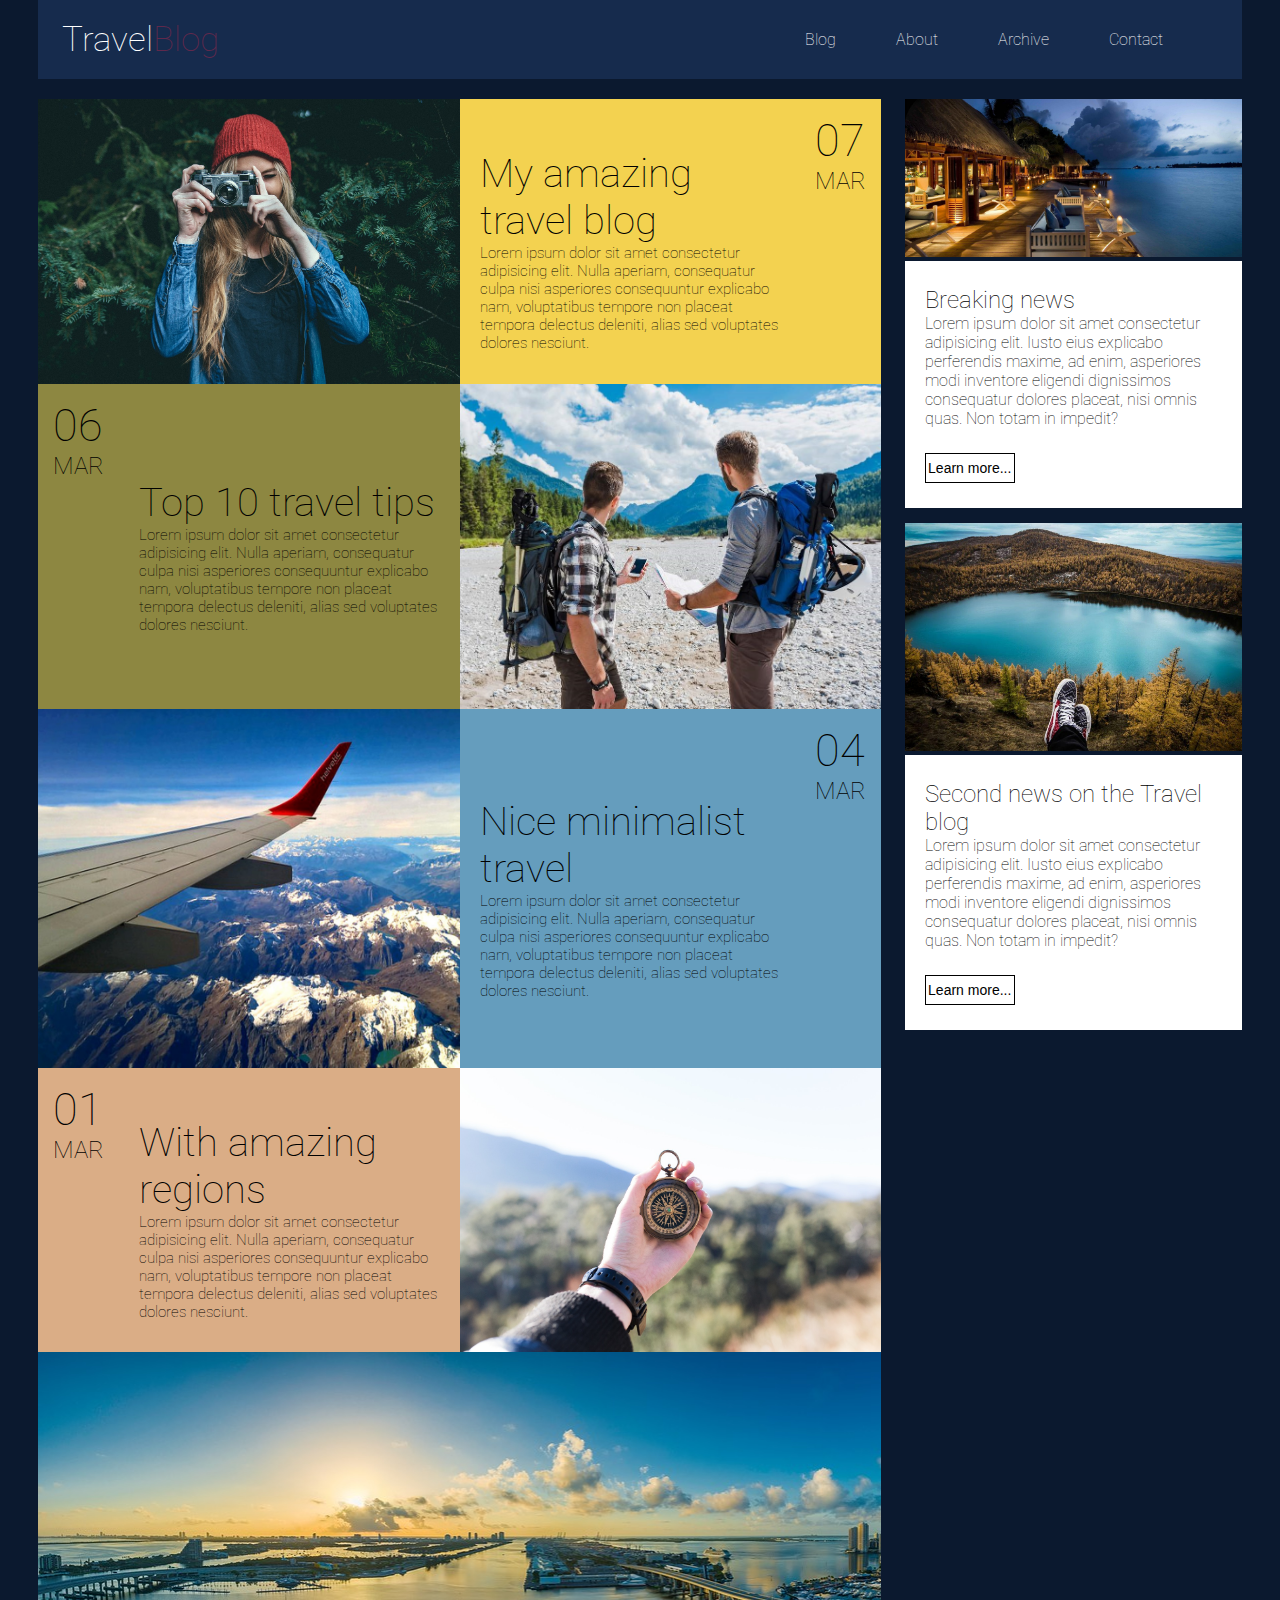
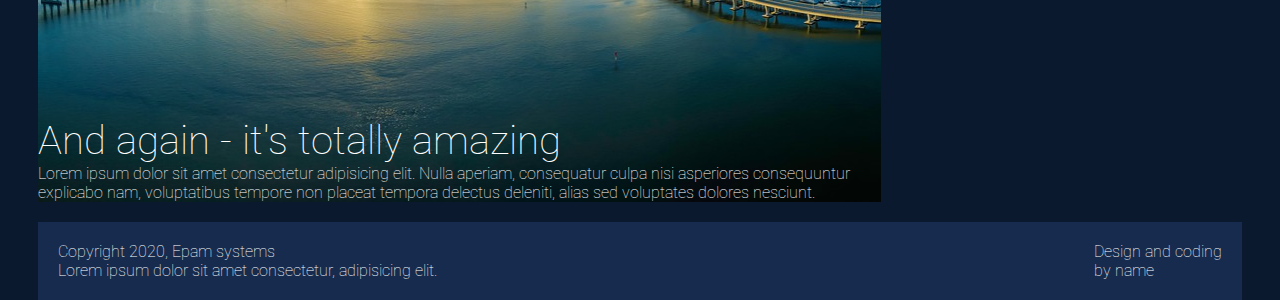
<file: FL13_HW5/homework/index.html>
<!DOCTYPE html>
<html lang="en">

<head>
  <meta charset="UTF-8">
  <meta name="viewport" content="width=device-width, initial-scale=1.0">
  <meta http-equiv="X-UA-Compatible" content="ie=edge">
  <link rel="stylesheet" href="./css/styles.css">
  <link href='https://fonts.googleapis.com/css?family=Roboto:400,100,300,700&subset=latin,latin-ext' rel='stylesheet'
    type='text/css'>
  <title>Responsive</title>
</head>

<body>
  <div class="main-wrap">

    <header class="header">
      <div class="logo">Travel<span class="span-logo">Blog</span></div>
      <nav class="navigation">
        <ul class="navigation-list">
          <li class="navigation-element">Blog</li>
          <li class="navigation-element">About</li>
          <li class="navigation-element">Archive</li>
          <li class="navigation-element">Contact</li>
        </ul>
      </nav>
      <div class="hamburger-container">
        <div class="hamburger"></div>
        <div class="hamburger"></div>
        <div class="hamburger"></div>
      </div>
    </header>



    <main>


      <div class="posts">
        <div class="post post-1">
          <div class="post-image-1 post-image-container">
            <img src="./img/post1.jpg" alt="" class="post-img">
          </div>
          <div class="post-text">
            <div class="post-date"><span>07</span> MAR</div>
            <div class="post-text-container">
              <h2 class="post-header">My amazing travel blog</h2>
              <p class="post-description">Lorem ipsum dolor sit amet consectetur adipisicing elit. Nulla aperiam,
                consequatur culpa nisi asperiores consequuntur explicabo nam, voluptatibus tempore non placeat tempora
                delectus deleniti, alias sed voluptates dolores nesciunt.</p>
            </div>
          </div>
        </div>
        <div class="post post-2">
          <div class="post-image-2 post-image-container">
            <img src="./img/post2.jpg" alt="" class="post-img">
          </div>
          <div class="post-text">
            <div class="post-date"><span>06</span> MAR</div>
            <div class="post-text-container">
              <h2 class="post-header">Top 10 travel tips</h2>
              <p class="post-description">Lorem ipsum dolor sit amet consectetur adipisicing elit. Nulla aperiam,
                consequatur culpa nisi asperiores consequuntur explicabo nam, voluptatibus tempore non placeat tempora
                delectus deleniti, alias sed voluptates dolores nesciunt.</p>
            </div>
          </div>
        </div>
        <div class="post post-3">
          <div class="post-image-3 post-image-container">
            <img src="./img/post3.jpg" alt="" class="post-img">
          </div>
          <div class="post-text">
            <div class="post-date"><span>04</span> MAR</div>
            <div class="post-text-container">
              <h2 class="post-header">Nice minimalist travel</h2>
              <p class="post-description">Lorem ipsum dolor sit amet consectetur adipisicing elit. Nulla aperiam,
                consequatur culpa nisi asperiores consequuntur explicabo nam, voluptatibus tempore non placeat tempora
                delectus deleniti, alias sed voluptates dolores nesciunt.</p>
            </div>
          </div>
        </div>
        <div class="post post-4">
          <div class="post-image-4 post-image-container">
            <img src="./img/post4.jpg" alt="" class="post-img">
          </div>
          <div class="post-text">
            <div class="post-date"><span>01</span> MAR</div>
            <div class="post-text-container">
              <h2 class="post-header">With amazing regions</h2>
              <p class="post-description">Lorem ipsum dolor sit amet consectetur adipisicing elit. Nulla aperiam,
                consequatur culpa nisi asperiores consequuntur explicabo nam, voluptatibus tempore non placeat tempora
                delectus deleniti, alias sed voluptates dolores nesciunt.</p>
            </div>
          </div>
        </div>
        <div class="post-5">
          <h2 class="post-header">And again - it's totally amazing</h2>
          <p class="post-description">Lorem ipsum dolor sit amet consectetur adipisicing elit. Nulla aperiam,
            consequatur culpa nisi asperiores consequuntur explicabo nam, voluptatibus tempore non placeat tempora
            delectus deleniti, alias sed voluptates dolores nesciunt.</p>
        </div>
      </div>





      <aside>
        <div class="news news1">
          <div class="image-news-container">
            <img src="./img/news1.jpg" alt="" class="image-news">
          </div>
          <div class="text-news-container">
            <h2 class="news-header">
              Breaking news
            </h2>
            <p>Lorem ipsum dolor sit amet consectetur adipisicing elit. Iusto eius explicabo perferendis maxime, ad
              enim, asperiores modi inventore eligendi dignissimos consequatur dolores placeat, nisi omnis quas. Non
              totam in impedit?</p>
            <button class="news-button">Learn more...</button>
          </div>
        </div>
        <div class="news news2">
          <div class="image-news-container">
            <img src="./img/news2.jpg" alt="" class="image-news">
          </div>
          <div class="text-news-container">
            <h2 class="news-header">Second news on the Travel blog</h2>
            <p>Lorem ipsum dolor sit amet consectetur adipisicing elit. Iusto eius explicabo perferendis maxime, ad
              enim, asperiores modi inventore eligendi dignissimos consequatur dolores placeat, nisi omnis quas. Non
              totam in impedit?</p>
            <button class="news-button">Learn more...</button>
          </div>
        </div>
      </aside>
    </main>

    <footer>
      <div class="left-footer">Copyright 2020, Epam systems <br>
        Lorem ipsum dolor sit amet consectetur, adipisicing elit.
      </div>
      <div class="right-footer">
        Design and coding <br>
        by name

      </div>
    </footer>

  </div>




</body>

</html>
</file>
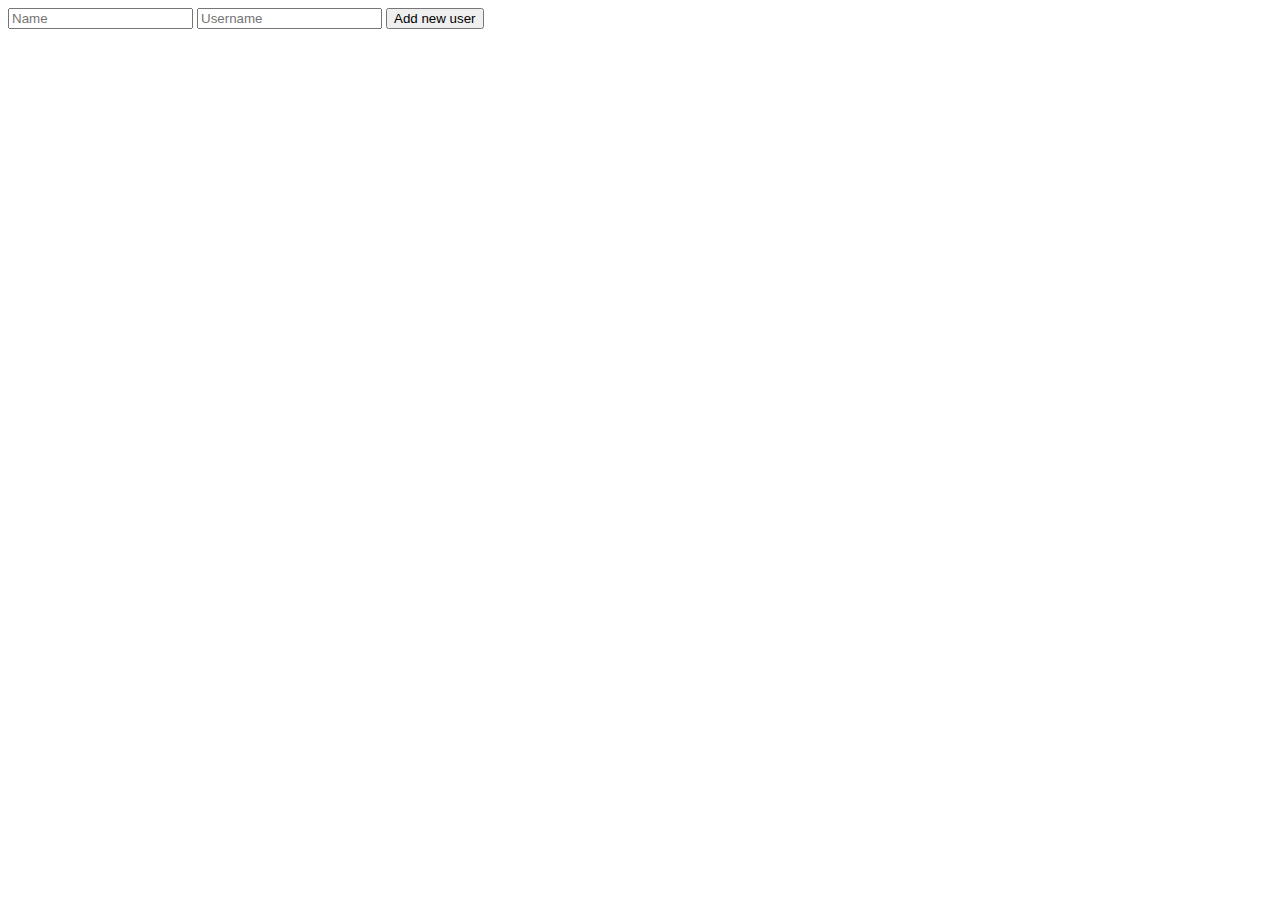
<file: FL13_HW16/homework/app/index.html>
<!DOCTYPE html>
<html lang="en">

<head>
  <meta charset="UTF-8">
  <meta name="viewport" content="width=device-width, initial-scale=1.0">
  <link rel="stylesheet" type="text/css" href="./styles/index.css">
  <title>UserList</title>
</head>

<body>
  <div id="app-container">
    <form class="form" name="user_data">
      <input id='name_input' name="name" type="text" placeholder="Name">
      <input id='username_input' name="username" type="text" placeholder="Username">
      <input type="submit" class="form_button" value="Add new user">
    </form>
  </div>
  <script src="./js/index.js"></script>
</body>

</html>
</file>
<file: FL13_HW1/homework/style.css>
html,body,div,span,applet,object,iframe,h1,h2,h3,h4,h5,h6,p,blockquote,pre,a,abbr,acronym,address,big,cite,code,del,dfn,em,font,img,ins,kbd,q,s,samp,small,strike,strong,sub,sup,tt,var,b,u,i,center,dl,dt,dd,ol,ul,li,fieldset,form,label,legend,table,caption,tbody,tfoot,thead,tr,th,td{background:transparent;border:0;margin:0;padding:0;vertical-align:baseline}body{line-height:1}h1,h2,h3,h4,h5,h6{clear:both;font-weight:normal}ol,ul{list-style:none}blockquote{quotes:none}blockquote:before,blockquote:after{content:'';content:none}del{text-decoration:line-through}table{border-collapse:collapse;border-spacing:0}a img{border:0}#container{float:left;margin:0 -240px 0 0;width:100%}#primary,#secondary{float:right;overflow:hidden;width:220px}#secondary{clear:right}#footer{clear:both;width:100%}.one-column #content{margin:0 auto;width:640px}.single-attachment #content{margin:0 auto;width:900px}body,input,textarea,.page-title span,.pingback a.url{font-family:Georgia,"Bitstream Charter",serif}h3#comments-title,h3#reply-title,#access .menu,#access div.menu ul,#cancel-comment-reply-link,.form-allowed-tags,#site-info,#site-title,#wp-calendar,.comment-meta,.comment-body tr th,.comment-body thead th,.entry-content label,.entry-content tr th,.entry-content thead th,.entry-meta,.entry-title,.entry-utility,#respond label,.navigation,.page-title,.pingback p,.reply,.widget-title,.wp-caption-text{font-family:"Helvetica Neue",Arial,Helvetica,"Nimbus Sans L",sans-serif}input[type="submit"]{font-family:"Helvetica Neue",Arial,Helvetica,"Nimbus Sans L",sans-serif}pre{font-family:"Courier 10 Pitch",Courier,monospace}code{font-family:Monaco,Consolas,"Andale Mono","DejaVu Sans Mono",monospace}#access .menu-header,div.menu,#colophon,#branding,#main,#wrapper{margin:0 auto;width:940px}#wrapper{background:#fff;margin-top:20px;padding:0 20px}#footer-widget-area{overflow:hidden}#footer-widget-area .widget-area{float:left;margin-right:20px;width:220px}#footer-widget-area #fourth{margin-right:0}#site-info{float:left;font-size:14px;font-weight:bold;width:700px}#site-generator{float:right;width:220px}body{background:#f1f1f1}body,input,textarea{color:#666;font-size:12px;line-height:18px}hr{background-color:#e7e7e7;border:0;clear:both;height:1px;margin-bottom:18px}p{margin-bottom:18px}ul{list-style:square;margin:0 0 18px 1.5em}ol{list-style:decimal;margin:0 0 18px 1.5em}ol ol{list-style:upper-alpha}ol ol ol{list-style:lower-roman}ol ol ol ol{list-style:lower-alpha}ul ul,ol ol,ul ol,ol ul{margin-bottom:0}dl{margin:0 0 24px 0}dt{font-weight:bold}dd{margin-bottom:18px}strong{font-weight:bold}cite,em,i{font-style:italic}big{font-size:131.25%}ins{background:#ffc;text-decoration:none}blockquote{font-style:italic;padding:0 3em}blockquote cite,blockquote em,blockquote i{font-style:normal}pre{background:#f7f7f7;color:#222;line-height:18px;margin-bottom:18px;overflow:auto;padding:1.5em}abbr,acronym{cursor:help}sup,sub{height:0;line-height:1;position:relative;vertical-align:baseline}sup{bottom:1ex}sub{top:.5ex}small{font-size:smaller}input{margin-bottom:10px}input[type="text"],input[type="password"],input[type="email"],input[type="url"],input[type="number"],textarea{background:#f9f9f9;border:1px solid #ccc;box-shadow:inset 1px 1px 1px rgba(0,0,0,0.1);-moz-box-shadow:inset 1px 1px 1px rgba(0,0,0,0.1);-webkit-box-shadow:inset 1px 1px 1px rgba(0,0,0,0.1);padding:2px}a:link{color:#06c}a:visited{color:#743399}a:active,a:hover{color:#ff4b33}.screen-reader-text{clip:rect(1px,1px,1px,1px);overflow:hidden;position:absolute !important;height:1px;width:1px}#header{padding:30px 0 0 0}#site-title{float:left;font-size:30px;line-height:36px;margin:0 0 18px 0;width:700px}#site-title a{color:#000;font-weight:bold;text-decoration:none}#site-description{color:#000;clear:right;float:right;font-style:italic;margin:15px 0 18px 0;opacity:.65;width:220px}#branding img{border-top:4px solid #000;border-bottom:1px solid #000;display:block;float:left}#access{background:#000;display:block;float:left;margin:0 auto;width:940px}#access .menu-header,div.menu{font-size:13px;margin-left:12px;width:928px}#access .menu-header ul,div.menu ul{list-style:none;margin:0}#access .menu-header li,div.menu li{float:left;position:relative}#access a{color:#aaa;display:block;line-height:38px;padding:0 10px;text-decoration:none}#access ul ul{box-shadow:0 3px 3px rgba(0,0,0,0.2);-moz-box-shadow:0 3px 3px rgba(0,0,0,0.2);-webkit-box-shadow:0 3px 3px rgba(0,0,0,0.2);display:none;position:absolute;top:38px;left:0;float:left;width:180px;z-index:99999}#access ul ul li{min-width:180px}#access ul ul ul{left:100%;top:0}#access ul ul a{background:#333;line-height:1em;padding:10px;width:160px;height:auto}#access li:hover>a,#access ul ul:hover>a{background:#333;color:#fff}#access ul li:hover>ul{display:block}#access ul li.current_page_item>a,#access ul li.current_page_ancestor>a,#access ul li.current-menu-ancestor>a,#access ul li.current-menu-item>a,#access ul li.current-menu-parent>a{color:#fff}* html #access ul li.current_page_item a,* html #access ul li.current_page_ancestor a,* html #access ul li.current-menu-ancestor a,* html #access ul li.current-menu-item a,* html #access ul li.current-menu-parent a,* html #access ul li a:hover{color:#fff}#main{clear:both;overflow:hidden;padding:40px 0 0 0}#content{margin-bottom:36px}#content,#content input,#content textarea{color:#333;font-size:16px;line-height:24px}#content p,#content ul,#content ol,#content dd,#content pre,#content hr{margin-bottom:24px}#content ul ul,#content ol ol,#content ul ol,#content ol ul{margin-bottom:0}#content pre,#content kbd,#content tt,#content var{font-size:15px;line-height:21px}#content code{font-size:13px}#content dt,#content th{color:#000}#content h1,#content h2,#content h3,#content h4,#content h5,#content h6{color:#000;line-height:1.5em;margin:0 0 20px 0}#content table{border:1px solid #e7e7e7;margin:0 -1px 24px 0;text-align:left;width:100%}#content tr th,#content thead th{color:#777;font-size:12px;font-weight:bold;line-height:18px;padding:9px 24px;border-right:1px solid #e7e7e7}#content tr td{border-top:1px solid #e7e7e7;padding:6px 24px;border-right:1px solid #e7e7e7}#content tr.odd td{background:#f2f7fc}.hentry{margin:0 0 48px 0}.home .sticky{background:#f2f7fc;border-top:4px solid #000;margin-left:-20px;margin-right:-20px;padding:18px 20px}.single .hentry{margin:0 0 36px 0}.page-title{color:#000;font-size:14px;font-weight:bold;margin:0 0 36px 0}.page-title span{color:#333;font-size:16px;font-style:italic;font-weight:normal}.page-title a:link,.page-title a:visited{color:#777;text-decoration:none}.page-title a:active,.page-title a:hover{color:#ff4b33}#content .entry-title{color:#000;font-size:21px;font-weight:bold;line-height:1.3em;margin-bottom:0}.entry-title a:link,.entry-title a:visited{color:#000;text-decoration:none}.entry-title a:active,.entry-title a:hover{color:#ff4b33}.entry-meta{color:#777;font-size:12px}.entry-meta abbr,.entry-utility abbr{border:0}.entry-meta abbr:hover,.entry-utility abbr:hover{border-bottom:1px dotted #666}.single-author .by-author{position:absolute !important;clip:rect(1px 1px 1px 1px);clip:rect(1px,1px,1px,1px)}.entry-content,.entry-summary{clear:both;padding:12px 0 0 0}.entry-content .more-link{white-space:nowrap}#content .entry-summary p:last-child{margin-bottom:12px}.entry-content fieldset{border:1px solid #e7e7e7;margin:0 0 24px 0;padding:24px}.entry-content fieldset legend{background:#fff;color:#000;font-weight:bold;padding:0 24px}.entry-content input{margin:0 0 24px 0}.entry-content input.file,.entry-content input.button{margin-right:24px}.entry-content label{color:#777;font-size:12px}.entry-content select{margin:0 0 24px 0}.entry-content sup,.entry-content sub{font-size:10px}.entry-content blockquote.left{float:left;margin-left:0;margin-right:24px;text-align:right;width:33%}.entry-content blockquote.right{float:right;margin-left:24px;margin-right:0;text-align:left;width:33%}.page-link{clear:both;color:#000;font-weight:bold;line-height:48px;word-spacing:.5em}.page-link a:link,.page-link a:visited{background:#f1f1f1;color:#333;font-weight:normal;padding:.5em .75em;text-decoration:none}.home .sticky .page-link a{background:#d9e8f7}.page-link a:active,.page-link a:hover{color:#ff4b33}body.page .edit-link{clear:both;display:block}#entry-author-info{background:#f2f7fc;border-top:4px solid #000;clear:both;font-size:14px;line-height:20px;margin:24px 0;overflow:hidden;padding:18px 20px}#entry-author-info #author-avatar{background:#fff;border:1px solid #e7e7e7;float:left;height:60px;margin:0 -104px 0 0;padding:11px}#entry-author-info #author-description{float:left;margin:0 0 0 104px}#entry-author-info h2{color:#000;font-size:100%;font-weight:bold;margin-bottom:0}.entry-utility{clear:both;color:#777;font-size:12px;line-height:18px}.entry-meta a,.entry-utility a{color:#777}.entry-meta a:hover,.entry-utility a:hover{color:#ff4b33}#content .video-player{padding:0}.format-standard .wp-video,.format-standard .wp-audio-shortcode,.format-audio .wp-audio-shortcode,.format-standard .video-player{margin-bottom:24px}.home #content .format-aside p,.home #content .category-asides p{font-size:14px;line-height:20px;margin-bottom:10px;margin-top:0}.format-gallery .size-thumbnail img,.category-gallery .size-thumbnail img{border:10px solid #f1f1f1;margin-bottom:0}.format-gallery .gallery-thumb,.category-gallery .gallery-thumb{float:left;margin-right:20px;margin-top:-4px}.home #content .format-gallery .entry-utility,.home #content .category-gallery .entry-utility{padding-top:4px}.attachment .entry-content .entry-caption{font-size:140%;margin-top:24px}.attachment .entry-content .nav-previous a:before{content:'\2190\00a0'}.attachment .entry-content .nav-next a:after{content:'\00a0\2192'}#content img.size-auto,#content img.size-full,#content img.size-large,#content img.size-medium,#content .entry-attachment img,#content .widget-container img{max-width:100%;height:auto}#ie8 #content img.size-auto,#ie8 #content img.size-full,#ie8 #content img.size-large,#ie8 #content img.size-medium,#ie8 #content .entry-attachment img{width:auto}.alignleft,img.alignleft{display:inline;float:left;margin-right:24px;margin-top:4px}.alignright,img.alignright{display:inline;float:right;margin-left:24px;margin-top:4px}.aligncenter,img.aligncenter{clear:both;display:block;margin-left:auto;margin-right:auto}img.alignleft,img.alignright,img.aligncenter{margin-bottom:12px}.wp-caption{background:#f1f1f1;line-height:18px;margin-bottom:20px;max-width:100%;padding:4px;text-align:center}.wp-caption img{margin:5px 5px 0;max-width:622px}.wp-caption p.wp-caption-text{color:#777;font-size:12px;margin:5px}.wp-smiley{margin:0}.gallery{margin:0 auto 18px}.gallery .gallery-item{float:left;margin-top:0;text-align:center}.gallery-columns-1 .gallery-item{width:100%}.gallery-columns-2 .gallery-item{width:50%}.gallery-columns-3 .gallery-item{width:33%}.gallery-columns-4 .gallery-item{width:25%}.gallery-columns-5 .gallery-item{width:20%}.gallery-columns-6 .gallery-item{width:16%}.gallery-columns-7 .gallery-item{width:14%}.gallery-columns-8 .gallery-item{width:12%}.gallery-columns-9 .gallery-item{width:11%}.gallery-columns-1 img{max-width:620px}.gallery-columns-2 img{max-width:288px}.gallery-columns-3 img{max-width:177px}.gallery-columns-4 img{max-width:122px}.gallery-columns-5 img{max-width:88px}.gallery-columns-6 img{max-width:66px}.gallery-columns-7 img{max-width:50px}.gallery-columns-8 img{max-width:39px}.gallery-columns-9 img{max-width:29px}.gallery-item img{height:auto}.gallery-columns-2 .attachment-medium{max-width:92%;height:auto}.gallery-columns-4 .attachment-thumbnail{max-width:84%;height:auto}.gallery .gallery-caption{color:#777;font-size:12px;margin:0 0 12px}.gallery dl{margin:0}.gallery img{border:10px solid #f1f1f1}.gallery br+br{display:none}#content .entry-attachment img{display:block;margin:0 auto}.navigation{color:#777;font-size:12px;line-height:18px;overflow:hidden}.navigation a:link,.navigation a:visited{color:#777;text-decoration:none}.navigation a:active,.navigation a:hover{color:#ff4b33}.nav-previous{float:left;width:50%}.nav-next{float:right;text-align:right;width:50%}#nav-above{margin:0 0 18px 0}#nav-above{display:none}.paged #nav-above,.single #nav-above{display:block}#nav-below{margin:-18px 0 0 0}#comments{clear:both}#comments .navigation{padding:0 0 18px 0}h3#comments-title,h3#reply-title{color:#000;font-size:20px;font-weight:bold;margin-bottom:0}h3#comments-title{padding:24px 0}.commentlist{list-style:none;margin:0}.commentlist li.comment{border-bottom:1px solid #e7e7e7;line-height:24px;margin:0 0 24px 0;padding:0 0 0 56px;position:relative}.commentlist li:last-child{border-bottom:0;margin-bottom:0}#comments .comment-body ul,#comments .comment-body ol{margin-bottom:18px}#comments .comment-body p:last-child{margin-bottom:6px}#comments .comment-body blockquote p:last-child{margin-bottom:24px}.commentlist ol{list-style:decimal}.commentlist .avatar{position:absolute;top:4px;left:0}.comment-author cite{color:#000;font-style:normal;font-weight:bold}.comment-author .says{font-style:italic}.comment-meta{font-size:12px;margin:0 0 18px 0}.comment-meta a:link,.comment-meta a:visited{color:#777;text-decoration:none}.comment-meta a:active,.comment-meta a:hover{color:#ff4b33}.commentlist .bypostauthor>div{background:#f2f7fc;border-top:4px solid #000;margin-bottom:10px;padding:10px 0 0 20px}.reply{font-size:12px;padding:0 0 24px 0}.reply a,a.comment-edit-link{color:#777}.reply a:hover,a.comment-edit-link:hover{color:#ff4b33}.commentlist .children{list-style:none;margin:0}.commentlist .children li{border:0;margin:0}.nopassword,.nocomments{display:none}#comments .pingback{border-bottom:1px solid #e7e7e7;margin-bottom:18px;padding-bottom:18px}.commentlist li.comment+li.pingback{margin-top:-6px}#comments .pingback p{color:#777;display:block;font-size:12px;line-height:18px;margin:0}#comments .pingback .url{font-size:13px;font-style:italic}input[type="submit"]{color:#333}form{text-align:right}input{width:200px}#respond{border-top:1px solid #e7e7e7;margin:24px 0;overflow:hidden;position:relative}#respond p{margin:0}#respond .comment-notes{margin-bottom:1em}.form-allowed-tags{line-height:1em}.children #respond{margin:0 48px 0 0}h3#reply-title{margin:18px 0}#comments-list #respond{margin:0 0 18px 0}#comments-list ul #respond{margin:0}#cancel-comment-reply-link{font-size:12px;font-weight:normal;line-height:18px}#respond .required{color:#ff4b33;font-weight:bold}#respond label{color:#777;font-size:12px}#respond input{margin:0 0 9px;width:98%}#respond textarea{width:98%}#respond .form-allowed-tags{color:#777;font-size:12px;line-height:18px}#respond .form-allowed-tags code{font-size:11px}#respond .form-submit{margin:12px 0}#respond .form-submit input{font-size:14px;width:auto}.widget-area ul{list-style:none;margin-left:0}.widget-area ul ul{list-style:square;margin-left:1.3em}.widget-area select{max-width:100%}.widget_search #s{width:60%}.widget_search label{display:none}.widget-container{word-wrap:break-word;-webkit-hyphens:auto;-moz-hyphens:auto;hyphens:auto;margin:0 0 18px 0}.widget-container .wp-caption img{margin:auto}.widget-container.widget_image .wp-caption{width:auto}.widget-container.widget_image .wp-caption img{margin-left:-8px}.widget-title{color:#222;font-size:14px;font-weight:bold}.widget-area a:link,.widget-area a:visited{text-decoration:none}.widget-area a:active,.widget-area a:hover{text-decoration:underline}.widget-area .entry-meta{font-size:11px}#wp_tag_cloud div{line-height:1.6em}#wp-calendar{width:100%}#wp-calendar caption{color:#222;font-size:14px;font-weight:bold;padding-bottom:4px;text-align:left}#wp-calendar thead{font-size:11px}#wp-calendar tbody{color:#aaa}#wp-calendar tbody td{background:#f5f5f5;border:1px solid #fff;padding:3px 0 2px;text-align:center}#wp-calendar tbody .pad{background:0}#wp-calendar tfoot #next{text-align:right}.widget_rss a.rsswidget{color:#000}.widget_rss a.rsswidget:hover{color:#ff4b33}.widget_rss .widget-title img{width:11px;height:11px}#main .widget-area ul{margin-left:0;padding:0 20px 0 0}#main .widget-area ul ul{border:0;margin-left:1.3em;padding:0}#main .widget-container.music-player ul{margin:0}#footer{margin-bottom:20px}#colophon{border-top:4px solid #000;margin-top:-4px;overflow:hidden;padding:18px 0}#site-info{font-weight:bold}#site-info a{color:#000;text-decoration:none}#site-generator{font-style:italic;position:relative}#site-generator a{background:url(images/wordpress.png) center left no-repeat;color:#666;display:inline-block;line-height:16px;padding-left:20px;text-decoration:none}#site-generator a:hover{text-decoration:underline}img#wpstats{display:block;margin:0 auto 10px}pre{-webkit-text-size-adjust:140%}code{-webkit-text-size-adjust:160%}#access,.entry-meta,.entry-utility,.navigation,.widget-area{-webkit-text-size-adjust:120%}#site-description{-webkit-text-size-adjust:none}@media print{body{background:none !important}#wrapper{clear:both !important;display:block !important;float:none !important;position:relative !important}#header{border-bottom:2pt solid #000;padding-bottom:18pt}#colophon{border-top:2pt solid #000}#site-title,#site-description{float:none;line-height:1.4em;margin:0;padding:0}#site-title{font-size:13pt}.entry-content{font-size:14pt;line-height:1.6em}.entry-title{font-size:21pt}#access,#branding img,#respond,.comment-edit-link,.edit-link,.navigation,.page-link,.widget-area{display:none !important}#container,#header,#footer{margin:0;width:100%}#content,.one-column #content{margin:24pt 0 0;width:100%}.wp-caption p{font-size:11pt}#site-info,#site-generator{float:none;width:auto}#colophon{width:auto}img#wpstats{display:none}#site-generator a{margin:0;padding:0}#entry-author-info{border:1px solid #e7e7e7}#main{display:inline}.home .sticky{border:0}}img{width:140px;vertical-align:middle;display:block;margin:0 auto;margin-left:calc(50% - 50px);margin-bottom:20px}nav>a{padding:10px;color:#0279c1}nav>a b:hover{color:#00527a}nav>a:visited{color:#0279c1}article{padding-left:10px}footer{margin-top:20px;padding:40px 20px;text-align:center;background:#3333}
</file>
<file: FL13_HW11/homework/material-icons/material-icons.css>
@font-face {
  font-family: 'Material Icons';
  font-style: normal;
  font-weight: 400;
  src: url(MaterialIcons-Regular.eot); /* For IE6-8 */
  src: local('Material Icons'),
       local('MaterialIcons-Regular'),
       url(MaterialIcons-Regular.woff2) format('woff2'),
       url(MaterialIcons-Regular.woff) format('woff'),
       url(MaterialIcons-Regular.ttf) format('truetype');
}

.material-icons {
  font-family: 'Material Icons';
  font-weight: normal;
  font-style: normal;
  font-size: 24px;  /* Preferred icon size */
  display: inline-block;
  line-height: 1;
  text-transform: none;
  letter-spacing: normal;
  word-wrap: normal;
  white-space: nowrap;
  direction: ltr;

  /* Support for all WebKit browsers. */
  -webkit-font-smoothing: antialiased;
  /* Support for Safari and Chrome. */
  text-rendering: optimizeLegibility;

  /* Support for Firefox. */
  -moz-osx-font-smoothing: grayscale;

  /* Support for IE. */
  font-feature-settings: 'liga';
}
</file>
<file: FL13_HW11/homework/styles.css>
/* TODO: your styles goes here*/
</file>
<file: FL13_HW2/homework/css/general.css>
/* 

please don't edit this styles

*/

h2.tm-section-title {
    color: lightskyblue;
}

a:focus {
    color: #666;
    outline: 0
}

ul {
    padding: 0;
    margin: 0
}

body {
    background-color: #f5f5f5;
    color: #000;
    font-family: 'Open Sans', Helvetica, Arial, sans-serif;
    font-size: 16px;
    font-weight: 300;
    padding-top: 30px;
    overflow-x: hidden
}

section:before {
    position: absolute;
    z-index: 1
}

.box,
.tm-content-box,
.tm-main-nav {
    background-color: #fff
}

.tm-sidebar {
    z-index: 10;
    position: fixed;
    left: 0;
    right: 0;
    top: 0;
    width: 100%;
}

.tm-sidebar ul{
    margin: 0px;
    display: flex;
}

.tm-main-nav {
    font-size: 1.5em;
    text-align: center
}

.tm-nav-item {
    list-style: none;
    width: 100%;
}

.tm-nav-item-link {
    border: 1px solid transparent;
    color: #666;
    display: block;
    padding: 10px;
    width: 100%;
    -webkit-transition: all .3s ease;
    transition: all .3s ease
}

.carousel-indicators li,
.tm-banner-inner {
    border: 1px solid lightgrey
}


.tm-nav-item-link.active,
.tm-nav-item-link:hover {
    color: #666;
    text-decoration: none;
}

.tm-nav-item-link:focus {
    text-decoration: none
}

.tm-banner-text,
.tm-banner-title,
.tm-section-title {
    color: #666;
    font-weight: 300;
    margin: 0
}

.tm-section-title {
    margin-bottom: 20px
}

.tm-section-title-box {
    margin-bottom: 0
}

.tm-banner-title {
    font-size: 3.3em;
    letter-spacing: 2px;
    text-transform: uppercase
}

.tm-main-content {
    padding-top: 70px;
}

.tm-content-box {
    overflow: hidden;
    margin-bottom: 30px
}

.padding-medium {
    padding: 40px
}

.tm-banner {
    padding: 30px
}

.tm-banner-inner {
    padding: 30px 0;
    height: 100%;
    text-align: center;
    display: flex;
    -webkit-box-orient: vertical;
    -webkit-box-direction: normal;
    -webkit-flex-direction: column;
    -ms-flex-direction: column;
    flex-direction: column;
    -webkit-box-align: center;
    -webkit-align-items: center;
    -ms-flex-align: center;
    align-items: center;
    -webkit-box-pack: center;
    -webkit-justify-content: center;
    -ms-flex-pack: center;
    justify-content: center
}

.tm-banner-inner img{
    width: 120px;
}

.tm-banner-text {
    font-size: 1.4em
}

.boxes,
.tm-box-bg-title {
    display: -webkit-box;
    display: -webkit-flex;
    display: -ms-flexbox
}

/*.flex-item {*/
    /*-webkit-box-flex: 0 1 auto;*/
    /*-webkit-flex: 0 1 auto;*/
    /*-ms-flex: 0 1 auto;*/
    /*flex: 0 1 auto*/
/*}*/

.section-description {
    line-height: 1.8;
    margin-bottom: 25px
}

.section-description:last-child {
    margin-bottom: 0
}

.tm-team-description-container {
    max-width: 500px
}

.tm-team-info {
    display: flex
}

.box {
    list-style: none;
    width: 33.3333%;
    height: auto;
}

.box-bg {
    position: relative
}

.box-img {
    width: 100%;
}

.tm-box-bg-title {
    position: absolute;
    top: 0;
    right: 0;
    bottom: 0;
    left: 0;
    display: flex;
    -webkit-box-align: center;
    -webkit-align-items: center;
    -ms-flex-align: center;
    align-items: center;
    -webkit-box-pack: center;
    -webkit-justify-content: center;
    -ms-flex-pack: center;
    justify-content: center
}

.boxes {
    display: flex;
    -webkit-flex-wrap: wrap;
    -ms-flex-wrap: wrap;
    flex-wrap: wrap
}

.gallery-container a {
    cursor: -webkit-zoom-in;
    cursor: zoom-in
}

.carousel {
    position: relative;
    height: auto;
    padding: 50px 50px 80px;
    text-align: center
}

.carousel-indicators {
    bottom: 30px
}

.carousel-content {
    color: #000;
    display: -webkit-box;
    display: -webkit-flex;
    display: -ms-flexbox;
    display: flex;
    -webkit-box-align: center;
    -webkit-align-items: center;
    -ms-flex-align: center;
    align-items: center
}

.carousel-indicators .active {
    background-color: lightgrey
}

.contact-form {
    overflow: hidden
}

.form-control {
    border-radius: 0;
    font-size: 1em
}

.form-control:focus {
    border-color: lightgrey;
    box-shadow: inset 0 1px 1px rgba(0, 0, 0, .075), 0 0 8px rgba(153, 153, 153, .45)
}

.form-group {
    margin-bottom: 20px
}

.form-group-2-col-left {
    padding-left: 0;
    padding-right: 5px
}

.form-group-2-col-right {
    padding-right: 0;
    padding-left: 5px
}

.mandatory-field:after {
    position: absolute;
    top: 0;
    right: 7px
}

.carousel-inner>.carousel-item>a>img, .carousel-inner>.carousel-item>img, .img-contact-us {
    width: 100%;
}

.tm-footer {
    color: #666;
    padding-bottom: 15px
}
</file>
<file: FL13_HW2/homework/css/style.css>
.tm-nav-item-link:hover {
    background-color: lightskyblue;
    color: #fff;
}

.tm-banner {
    background-image: linear-gradient(burlywood, lightskyblue)
}

.tm-banner-inner {
    background-color: white
}

.tm-banner-text {
    text-shadow: 0px 9px 2px lightskyblue, 0px 4px 1px lightskyblue;
    letter-spacing: 5px;
    word-spacing: 5px;
    transform: rotate(45deg);
    transform: rotate(0deg);
    transition: transform 2s;
}

.tm-main-nav {
    box-shadow: 5px 5px 15px rgba(61, 55, 61, 0.7);
}

.tm-content-box {
    box-shadow: 5px 5px 15px rgba(61, 55, 61, 0.7);
}

.flex-2-col {
    display: flex;
    flex-direction: row-reverse;
}

.tm-team-description-container {
    margin: auto;
}

.tm-box-bg-title:hover {
    background-color: lightskyblue;
    color: #fff
}

section::before {
    content: "";
    width: 0;
    height: 0;
    border-style: solid;
    border-width: 50px 50px 0 0;
    border-color: lightskyblue transparent transparent transparent;
}

.padding-medium>h2 {
    color: lightskyblue;
    text-align: center;
}

.padding-medium>ol {
    list-style-type: decimal-leading-zero;
}

.padding-medium>ol>li>a:hover {
    color: red;
    font-weight: bold;
}

.padding-medium a:hover::before {
    content: '\3E';
    color: red;
    font-weight: bold;
}

.padding-medium li:nth-child(1)::after {
    content: "New";
    color: red;
    font-size: 80%;
    font-variant: small-caps;
    font-weight: bold;
}

.padding-medium li:nth-child(3)::after {
    content: "New";
    color: red;
    font-size: 80%;
    font-variant: small-caps;
    font-weight: bold;
}

h2+p {
    font-style: italic;
    line-height: 1.6;
}

h2+p::first-line {
    line-height: 1.9;
}

.gallery-container li {
    padding: 10px;
}

.gallery-container li:nth-child(2n) {
    background-color: lightskyblue;
    color: #fff
}

.form-control {
    border: none;
    border-bottom: 1px solid lightskyblue
}

.form-control:focus {
    background-color: #2febb5;
}

.submit-btn {
    float: right;
    border: 1px solid lightskyblue;
    color: lightskyblue;
    background-color: #fff;
    border-radius: 0px;
}

.submit-btn:hover {
    background-color: #2febb5;
    border: none;
    color: #fff
}
</file>
<file: FL13_HW3/homework/css/style1.css>
* {
  box-sizing: border-box;
  margin: 0;
  padding: 0;
  color: #2D2F3B; }

body {
  background-color: #FFFFFF; }

.header {
  background-image: url(../img/m-h-day.jpg);
  background-repeat: no-repeat;
  background-size: cover;
  overflow: hidden;
  border-bottom-right-radius: 550px 280px; }
  .header-wrap {
    margin: 25px 180px; }
  .header .landing-logo {
    display: flex;
    align-items: center; }
    .header .landing-logo span {
      display: block; }
    .header .landing-logo img {
      width: 55px;
      height: 55px;
      margin-right: 25px; }
  .header_heading {
    font-size: 70px;
    margin-right: 1000px;
    font-weight: 700;
    margin-top: 105px;
    position: relative;
    z-index: 0; }
    .header_heading::after {
      content: "";
      background-color: #499EC3;
      width: 280px;
      height: 50px;
      position: absolute;
      right: 230px;
      top: 105px;
      z-index: -1; }
  .header_text {
    margin: 80px 0px;
    white-space: pre-line;
    font-weight: 200;
    font-size: 19px; }
  .header_button {
    background-color: #73972C;
    border: none;
    width: 175px;
    height: 60px;
    color: white;
    font-size: 20px;
    font-weight: 500;
    margin-right: 190px;
    margin-bottom: 215px; }
  .header .login {
    color: white;
    font-size: 20px; }

.section {
  padding-top: 60px;
  display: flex;
  justify-content: center;
  align-items: center;
  flex-direction: column;
  background: #FFFFFF; }
  .section_text {
    font-size: 60px;
    font-weight: 700;
    font-family: 'Source Sans Pro', 'sans-serif';
    position: relative;
    z-index: 0; }
    .section_text::after {
      content: "";
      background-color: #499EC3;
      width: 280px;
      height: 60px;
      position: absolute;
      right: 20px;
      z-index: -1; }
  .section_card {
    display: flex;
    justify-content: center;
    align-items: center;
    flex-direction: row;
    width: 1120px;
    height: 350px;
    background-color: #1D1E27;
    border-radius: 10px;
    margin: 25px; }
    .section_card img {
      width: 500px;
      height: 300px;
      margin: 25px;
      border-radius: 10px; }
    .section_card_right_container {
      display: flex;
      justify-content: center;
      align-items: center;
      flex-direction: column; }
      .section_card_right_container p {
        color: white; }
      .section_card_right_container a {
        color: white; }
    .section_card_heading {
      font-family: 'Source Sans Pro', 'sans-serif';
      font-size: 40px;
      font-weight: 500; }
    .section_card_text {
      white-space: pre-line;
      color: #C1C3CD;
      margin: 25px 100px;
      font-size: 18px;
      line-height: 1.4; }
  .section_banner {
    width: 1200px;
    height: 180px;
    background-image: linear-gradient(90deg, #72952D, #385CD1);
    border-radius: 10px;
    top: 85px;
    position: relative;
    display: flex;
    justify-content: center;
    align-items: center;
    flex-direction: row; }
    .section_banner_button {
      background-color: #73972C;
      border: none;
      width: 175px;
      height: 60px;
      color: white;
      font-size: 20px;
      font-weight: 500;
      margin-left: 250px; }
    .section_banner_heading {
      font-family: 'Source Sans Pro', 'sans-serif';
      font-size: 35px;
      font-weight: 700;
      position: relative;
      z-index: 0; }
      .section_banner_heading::after {
        content: "";
        background-color: #499EC3;
        width: 75px;
        height: 45px;
        position: absolute;
        right: 260px;
        bottom: 5px;
        z-index: -1; }
    .section_banner_text {
      color: #C1C3CD; }

.footer {
  background: #1D1E27;
  height: 300px;
  padding-top: 160px; }
  .footer p,
  .footer span {
    color: #C1C3CD; }
  .footer-wrap {
    display: flex;
    justify-content: center;
    align-items: center;
    flex-direction: row;
    color: #C1C3CD; }
  .footer_logo {
    display: flex;
    justify-content: center;
    align-items: center;
    flex-direction: row; }
    .footer_logo span {
      display: block; }
    .footer_logo p {
      display: flex;
      justify-content: center;
      align-items: center;
      flex-direction: column; }
  .footer_text {
    width: 330px;
    height: 65px;
    margin: 0px 360px; }
</file>
<file: FL13_HW3/homework/css/style2.css>
* {
  box-sizing: border-box;
  margin: 0;
  padding: 0;
  color: white; }

body {
  background-color: #21232D; }

.header {
  background-image: url(../img/m-h-night.jpg);
  background-repeat: no-repeat;
  background-size: cover;
  overflow: hidden;
  border-bottom-right-radius: 550px 280px; }
  .header-wrap {
    margin: 25px 180px; }
  .header .landing-logo {
    display: flex;
    align-items: center; }
    .header .landing-logo span {
      display: block; }
    .header .landing-logo img {
      width: 55px;
      height: 55px;
      margin-right: 25px; }
  .header_heading {
    font-size: 70px;
    margin-right: 1000px;
    font-weight: 700;
    margin-top: 105px;
    position: relative;
    z-index: 0; }
    .header_heading::after {
      content: "";
      background-color: #EC5C41;
      width: 280px;
      height: 50px;
      position: absolute;
      right: 230px;
      top: 105px;
      z-index: -1; }
  .header_text {
    margin: 80px 0px;
    white-space: pre-line;
    font-weight: 200;
    font-size: 19px; }
  .header_button {
    background-color: #DBAD3B;
    border: none;
    width: 175px;
    height: 60px;
    color: white;
    font-size: 20px;
    font-weight: 500;
    margin-right: 190px;
    margin-bottom: 215px; }
  .header .login {
    color: white;
    font-size: 20px; }

.section {
  padding-top: 60px;
  display: flex;
  justify-content: center;
  align-items: center;
  flex-direction: column;
  background: #21232D; }
  .section_text {
    font-size: 60px;
    font-weight: 700;
    font-family: 'Source Sans Pro', 'sans-serif';
    position: relative;
    z-index: 0; }
    .section_text::after {
      content: "";
      background-color: #EC5C41;
      width: 280px;
      height: 60px;
      position: absolute;
      right: 20px;
      z-index: -1; }
  .section_card {
    display: flex;
    justify-content: center;
    align-items: center;
    flex-direction: row;
    width: 1120px;
    height: 350px;
    background-color: #3B3E4E;
    border-radius: 10px;
    margin: 25px; }
    .section_card img {
      width: 500px;
      height: 300px;
      margin: 25px;
      border-radius: 10px; }
    .section_card_right_container {
      display: flex;
      justify-content: center;
      align-items: center;
      flex-direction: column; }
      .section_card_right_container p {
        color: white; }
      .section_card_right_container a {
        color: white; }
    .section_card_heading {
      font-family: 'Source Sans Pro', 'sans-serif';
      font-size: 40px;
      font-weight: 500; }
    .section_card_text {
      white-space: pre-line;
      color: #C1C3CD;
      margin: 25px 100px;
      font-size: 18px;
      line-height: 1.4; }
  .section_banner {
    width: 1200px;
    height: 180px;
    background-image: linear-gradient(90deg, #D9AA3A, #883551);
    border-radius: 10px;
    top: 85px;
    position: relative;
    display: flex;
    justify-content: center;
    align-items: center;
    flex-direction: row; }
    .section_banner_button {
      background-color: #DBAD3B;
      border: none;
      width: 175px;
      height: 60px;
      color: white;
      font-size: 20px;
      font-weight: 500;
      margin-left: 250px; }
    .section_banner_heading {
      font-family: 'Source Sans Pro', 'sans-serif';
      font-size: 35px;
      font-weight: 700;
      position: relative;
      z-index: 0; }
      .section_banner_heading::after {
        content: "";
        background-color: #EC5C41;
        width: 75px;
        height: 45px;
        position: absolute;
        right: 260px;
        bottom: 5px;
        z-index: -1; }
    .section_banner_text {
      color: #C1C3CD; }

.footer {
  background: #3B3E4E;
  height: 300px;
  padding-top: 160px; }
  .footer p,
  .footer span {
    color: #C1C3CD; }
  .footer-wrap {
    display: flex;
    justify-content: center;
    align-items: center;
    flex-direction: row;
    color: #C1C3CD; }
  .footer_logo {
    display: flex;
    justify-content: center;
    align-items: center;
    flex-direction: row; }
    .footer_logo span {
      display: block; }
    .footer_logo p {
      display: flex;
      justify-content: center;
      align-items: center;
      flex-direction: column; }
  .footer_text {
    width: 330px;
    height: 65px;
    margin: 0px 360px; }
</file>
<file: FL13_HW4/homework/css/style.css>
* {
    margin: 0;
    padding: 0;
    box-sizing: border-box;
    color: #777
}

nav {
    display: flex;
    align-items: center;
    justify-content: center;
    height: 80px;
}

.main-header {
    text-transform: uppercase;
    margin-right: 560px;
}

.navigation-list {
    list-style: none;
    display: flex;
}

.navigation-list-item {
    margin-right: 35px;
}

.navigation-list-item a {
    text-decoration: none;
}

.navigation-list-item a:hover {
    color: #bfba55;
}

header {
    background: linear-gradient(rgba(0, 0, 0, 0.6), rgba(0, 0, 0, 0.6)), url(../img/home-bg.jpg);
    background-repeat: no-repeat;
    background-size: cover;
    height: 900px;
    display: flex;
    justify-content: center;
}

.header-content-wrap {
    display: flex;
    flex-direction: column;
    align-items: center;
    justify-content: center;
}

.main-header-heading {
    color: #fff;
    font-size: 90px;
}

.secondary-header-heading {
    color: #bfba55;
    letter-spacing: 0.1em;
    margin-top: 15px
}

.header-button {
    background: #fff;
    width: 160px;
    height: 45px;
    border-radius: 30px;
    text-transform: uppercase;
    font-size: 12px;
    letter-spacing: 0.05em;
    margin-top: 50px;
}

.main-wrap {
    display: flex;
    flex-direction: column;
    justify-content: center;
    align-items: center;
}

.main-post {
    width: 950px;
    margin-top: 100px;
    border-bottom: 0.1px solid #777;
}

.post-photo {
    max-width: 100%;
}

.post-header {
    color: #000;
    font-size: 30px;
    margin-top: 45px;
}

.post-info {
    display: flex;
    align-items: center;
    margin: 15px 0px;
}

.avatar {
    width: 45px;
    height: 45px;
    border-radius: 30px;
}

.post-info-element {
    margin-right: 20px;
}

.post-button {
    width: 190px;
    height: 50px;
    border-radius: 30px;
    font-size: 15px;
    margin: 40px 0px;
}

.last {
    border: none;
}

footer {
    background: #000;
    margin-top: 40px;
    display: flex;
    justify-content: center;
    align-items: center;
    padding: 90px 450px;
}

.footer-left-heading {
    font-size: 30px;
    color: #fff;
    margin-bottom: 20px;
}

.footer-left-info {
    margin-top: 20px;
}

.right-section {
    margin-left: 140px;
}

.footer-right-heading {
    font-size: 30px;
    color: #fff;
    margin-bottom: 20px;
}
</file>
<file: FL13_HW5/homework/css/styles.css>
/*
 * Feel free to change name of colors if you need it
 * Feel free to add new colors if you need it
 */

body {
  font-family: roboto;
}

.post-1 {
  background: #f3d250;
}

.post-2 {
  background: #8d8741;
}

.post-3 {
  background: #659dbd;
}

.post-4 {
  background: #daad86;
}

/* Your styles go here */
* {
  margin: 0;
  padding: 0;
  box-sizing: border-box;
  font-weight: lighter;
}

body {
  background: #0b192f;
}

.main-wrap {
  margin: 0% 3%;
}

main {
  margin-top: 20px;
  margin-bottom: 20px;
  display: flex;
  justify-content: space-between;
}

header {
  color: #fff;
  background: #162b4d;
  display: flex;
  justify-content: space-between;
  align-items: center;
  padding-left: 2%;
  padding-right: 4%;
}

.hamburger-container {
  display: none;
}

.navigation-list {
  display: flex;
  list-style: none;
}

.navigation-element {
  padding: 30px;
  color: #fff;
  transition: 0.5s;
}

.navigation-element:hover {
  background: #b8b8b8;
  opacity: 0.3;
  cursor: pointer;
}

.logo {
  font-size: 35px;
}

.span-logo {
  color: #5f294c;
}

.posts {
  width: 70%;
}

.post {
  display: flex;
}

.post:nth-child(odd) {
  flex-direction: row;
}

.post:nth-child(even) {
  flex-direction: row-reverse;
}

.post-img {
  height: 100%;
  width: 100%;
}

.post-image-container {
  width: 50%;
}

.post-text {
  width: 50%;
  display: flex;
  align-items: center;
  font-size: 15px;
}

.post-text-container {
  padding-top: 20px;
  padding-left: 20px;
  padding-right: 20px;
}

.post-header {
  font-size: 40px;
}

.post-5 {
  background-image: url(../img/post5.jpg);
  height: 450px;
  color: #fff;
  display: flex;
  flex-direction: column;
  justify-content: flex-end;
}

.post-date {
  align-self: flex-start;
  font-size: 24px;
  margin: 15px;
}

.post-date span {
  font-size: 45px;
}

.post:nth-child(odd) .post-text {
  flex-direction: row-reverse;
}

aside {
  width: 28%;
}

.news2 {
  margin-top: 15px;
}

.image-news {
  width: 100%;
}

.text-news-container {
  background: #fff;
  padding: 25px 20px;
}

.news-button {
  font-size: 14px;
  width: 90px;
  height: 30px;
  background: #fff;
  border: 1px solid black;
  margin-top: 25px;
  transition: 1s;
}

.news-button:hover {
  border: none;
  border-bottom: 1px solid black;
  cursor: pointer;
}

footer {
  display: flex;
  justify-content: space-between;
  padding: 20px;
  background: #162b4d;
  color: #fff;
}

@media (max-width: 768px) {
  header {
    flex-direction: column-reverse;
  }

  nav {
    display: none;
  }

  .hamburger-container {
    margin-top: 15px;
    display: block;
  }

  .hamburger {
    width: 35px;
    height: 2px;
    background-color: #fff;
    margin: 8px 0;
  }

  .logo {
    margin: 25px 0;
  }

  .post {
    flex-direction: column !important;
  }

  .post-text {
    flex-direction: column-reverse !important;
    width: auto;
    align-items: center;
    justify-content: center;
  }

  .post-date {
    align-self: auto;
  }

  .post-image-container {
    width: auto;
    height: 100%;
  }

  footer {
    flex-direction: column;
    align-items: center;
    text-align: center;
  }

  .left-footer {
    margin-bottom: 20px;
  }
}

@media (max-width: 480px) {
  main {
    flex-direction: column;
  }

  .posts {
    width: auto;
  }

  aside {
    width: auto;
  }
}
</file>
<file: FL13_HW16/homework/app/styles/index.css>
/* Your code goes here */
</file>
